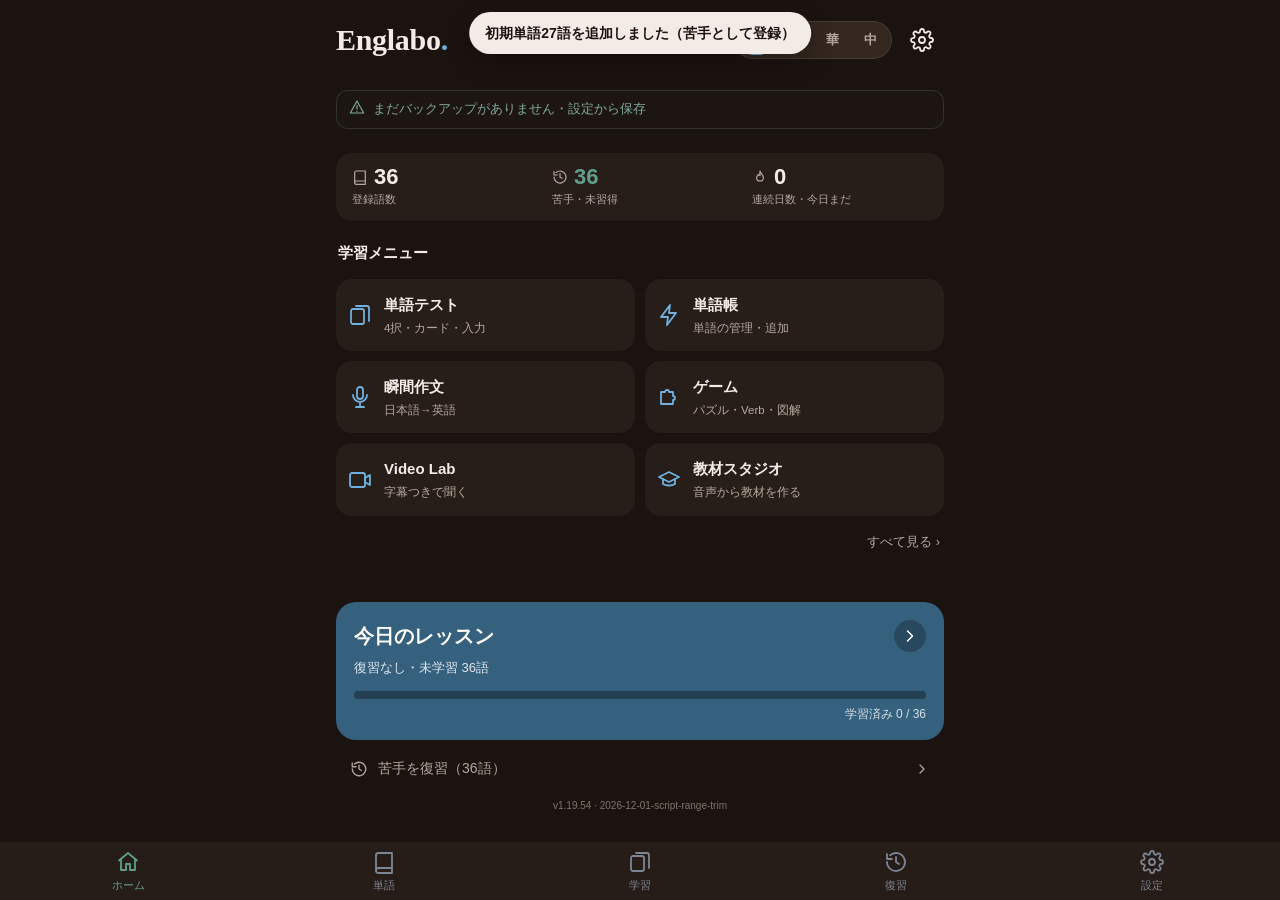
<file: index.html>
<!DOCTYPE html>
<html lang="ja">
<head>
  <meta charset="utf-8">
  <meta name="robots" content="noindex, nofollow, noarchive">
  <meta name="viewport" content="width=device-width, initial-scale=1, maximum-scale=1, user-scalable=no, viewport-fit=cover">
  <meta name="theme-color" content="#1e2236">
  <meta name="apple-mobile-web-app-capable" content="yes">
  <meta name="mobile-web-app-capable" content="yes">
  <meta name="apple-mobile-web-app-status-bar-style" content="default">
  <meta name="apple-mobile-web-app-title" content="English Lab">
  <title>English Learning Lab</title>
  <link rel="manifest" href="manifest.webmanifest">
  <link rel="apple-touch-icon" href="icon-180.png">
  <link rel="icon" href="icon-192.png">
  <script>
    // Apply the destination palette before the first paint, not after module loading.
    const initialRoute = (location.hash.slice(1) || 'home').split('?')[0];
    const brownRoutes = ['home','vocab','word','decks','vocab-bulk','vocab-csv','vocab-paste','datacheck','storage','review','log','settings'];
    document.documentElement.dataset.initialZone = brownRoutes.includes(initialRoute) ? 'brown' : '';
  </script>
  <link rel="stylesheet" href="app.css">
</head>
<body>
  <script>document.body.dataset.zone = document.documentElement.dataset.initialZone || '';</script>
  <main id="main"><div class="card center muted">読み込み中…</div></main>
  <nav id="tabs"></nav>
  <div id="toast" hidden></div>
  <dialog id="dialog"></dialog>
  <script type="module" src="app.js"></script>
</body>
</html>
</file>
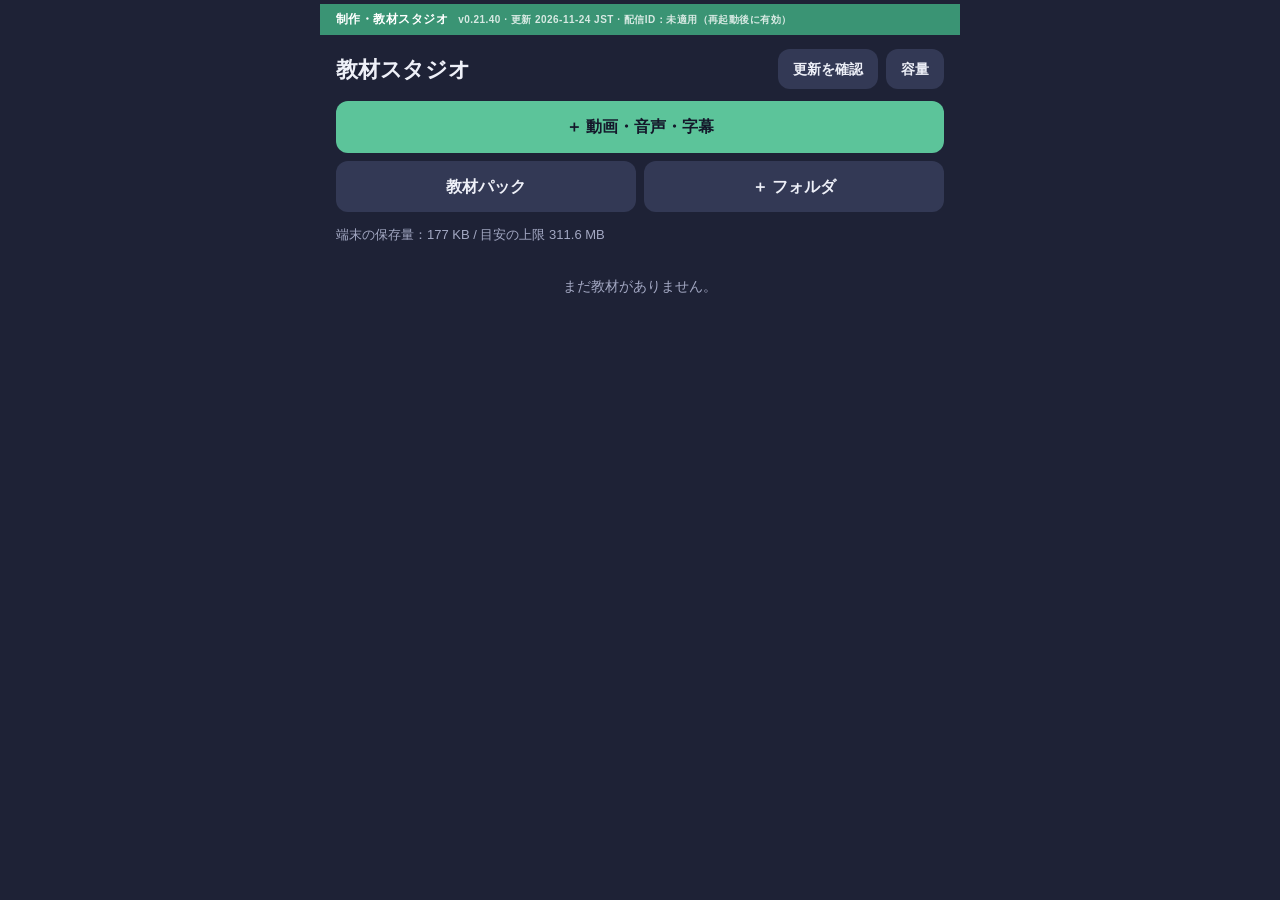
<file: studio.html>
<!DOCTYPE html>
<html lang="ja">
<head>
  <meta charset="utf-8">
  <meta name="robots" content="noindex, nofollow, noarchive">
  <meta name="viewport" content="width=device-width, initial-scale=1, maximum-scale=1, user-scalable=no, viewport-fit=cover">
  <meta name="theme-color" content="#14161a">
  <meta name="apple-mobile-web-app-capable" content="yes">
  <meta name="mobile-web-app-capable" content="yes">
  <meta name="apple-mobile-web-app-status-bar-style" content="black-translucent">
  <meta name="apple-mobile-web-app-title" content="教材スタジオ">
  <title>教材スタジオ（試作）</title>
  <link rel="manifest" href="studio.webmanifest">
  <link rel="apple-touch-icon" href="icon-180.png">
  <link rel="icon" href="icon-192.png">
  <link rel="stylesheet" href="app.css">
  <link rel="stylesheet" href="studio.css">
</head>
<body class="studio">
  <main id="main"><div class="card center muted">読み込み中…</div></main>
  <div id="toast" hidden></div>
  <dialog id="dialog"></dialog>
  <script type="module">
    import { initUpdate } from './update-manager.js';
    import { mount } from './studio-main.js';
    document.documentElement.dataset.theme = 'dark';
    document.addEventListener('gesturestart', (e) => e.preventDefault());
    // after Web Audio is used (decoding, speech recognition), iOS would mute video/audio when the silent switch is on; 'playback' keeps sound on
    try { if (navigator.audioSession) navigator.audioSession.type = 'playback'; } catch {}
    mount(document.getElementById('main'), { base: '' });
    initUpdate();
  </script>
</body>
</html>
</file>
<file: app.css>
:root { --bg: #16181d; --surface: #21242b; --text: #eceef2; --muted: #9aa0ab; --line: #333740; --accent: #6d8ff0; --accent-text: #0e1220; --danger: #ef6b6b; --warn-bg: #3a3018; --warn-text: #f3d48a; --radius: 14px; --tabh: 58px; color-scheme: dark; }
* { box-sizing: border-box; -webkit-tap-highlight-color: transparent; }
html, body { margin: 0; background: var(--bg); color: var(--text); }
body {
  font: 16px/1.55 -apple-system, BlinkMacSystemFont, "Hiragino Sans", "Noto Sans JP", sans-serif;
  -webkit-text-size-adjust: 100%;
}
a { color: inherit; text-decoration: none; }
#main {
  max-width: 640px; margin: 0 auto;
  padding: calc(env(safe-area-inset-top) + 8px) 16px calc(var(--tabh) + env(safe-area-inset-bottom) + 24px);
}
.top { display: flex; align-items: center; gap: 8px; padding: 8px 0 12px; }
.top h1 { font-size: 22px; margin: 0; letter-spacing: -.01em; }
.back { font-size: 30px; line-height: 1; padding: 0 8px 4px 0; color: var(--accent); }
.sec { font-size: 13px; font-weight: 600; color: var(--muted); margin: 22px 4px 8px; text-transform: uppercase; letter-spacing: .04em; }
.card { display: block; background: var(--surface); border: 1px solid var(--line); border-radius: var(--radius); padding: 14px 16px; margin-bottom: 10px; }
.card.warn { background: var(--warn-bg); color: var(--warn-text); border-color: transparent; }
.center { text-align: center; }
.muted { color: var(--muted); }
.small { font-size: 12px; }
.hint { font-size: 13px; color: var(--muted); margin: -2px 2px 4px; }
.warn-text { color: var(--danger); font-size: 14px; }
.stack { display: flex; flex-direction: column; gap: 10px; }
.stack > p { margin: 0; }
.row { display: flex; gap: 8px; }
.row.end { justify-content: flex-end; }
.kv { display: flex; justify-content: space-between; font-size: 15px; padding: 2px 0; }
.kv span { color: var(--muted); }

.stats { display: grid; grid-template-columns: repeat(3, 1fr); gap: 8px; }
.stat { background: var(--surface); border: 1px solid var(--line); border-radius: var(--radius); padding: 12px 8px; text-align: center; }
.stat b { display: block; font-size: 26px; font-variant-numeric: tabular-nums; }
.stat span { font-size: 12px; color: var(--muted); }

.grid { display: grid; grid-template-columns: 1fr 1fr; gap: 10px; }
.tile { position: relative; background: var(--surface); border: 1px solid var(--line); border-radius: var(--radius); padding: 14px; min-height: 104px; display: flex; flex-direction: column; gap: 2px; }
.tile:active { transform: scale(.98); }
.tile .ic { font-size: 26px; }
.tile .nm { font-weight: 650; font-size: 15px; line-height: 1.25; margin-top: 4px; }
.tile .ja { font-size: 12px; color: var(--muted); }
.tile .badge { position: absolute; top: 10px; right: 10px; font-size: 10px; color: var(--muted); border: 1px solid var(--line); border-radius: 99px; padding: 1px 7px; }

.btn {
  display: block; width: 100%; text-align: center; font: inherit; font-weight: 600; font-size: 16px;
  padding: 12px 14px; border-radius: 12px; border: 1px solid var(--line); background: var(--bg); color: var(--text);
  cursor: pointer; min-height: 46px;
}
.btn:active { opacity: .7; }
.btn.primary { background: var(--accent); color: var(--accent-text); border-color: transparent; }
.btn.danger { color: var(--danger); background: transparent; border-color: var(--danger); }
.dlg .btn.danger { background: var(--danger); color: #fff; }
.btn.ghost { background: transparent; border-color: transparent; color: var(--muted); }
.btn:disabled { opacity: .4; }
.row .btn { width: auto; flex: 0 0 auto; }

.seg { display: flex; background: var(--bg); border-radius: 10px; padding: 3px; }
.seg button { flex: 1; font: inherit; font-size: 15px; border: 0; background: transparent; color: var(--text); padding: 8px; border-radius: 8px; }
.seg button.on { background: var(--surface); box-shadow: 0 1px 3px rgba(0,0,0,.15); font-weight: 600; }

.field { display: flex; flex-direction: column; gap: 4px; font-size: 14px; color: var(--muted); margin: 10px 0; }
.field input { font: inherit; font-size: 16px; padding: 10px 12px; border-radius: 10px; border: 1px solid var(--line); background: var(--bg); color: var(--text); }

#tabs {
  position: fixed; left: 0; right: 0; bottom: 0; display: flex; justify-content: space-around;
  background: color-mix(in srgb, var(--surface) 88%, transparent); backdrop-filter: blur(14px); -webkit-backdrop-filter: blur(14px);
  border-top: 1px solid var(--line); padding-bottom: env(safe-area-inset-bottom); height: calc(var(--tabh) + env(safe-area-inset-bottom));
}
#tabs a { flex: 1; display: flex; flex-direction: column; align-items: center; justify-content: center; color: var(--muted); font-size: 20px; opacity: .65; }
#tabs a small { font-size: 10px; margin-top: 1px; }
#tabs a.on { opacity: 1; color: var(--accent); }

#toast {
  position: fixed; left: 50%; transform: translateX(-50%); bottom: calc(var(--tabh) + env(safe-area-inset-bottom) + 14px);
  background: var(--text); color: var(--bg); padding: 10px 16px; border-radius: 99px; font-size: 14px; max-width: 90vw; z-index: 50;
}
dialog { border: 0; border-radius: 18px; padding: 0; width: min(92vw, 420px); background: var(--surface); color: var(--text); }
dialog::backdrop { background: rgba(0,0,0,.45); }
.dlg { padding: 18px; }
.dlg h3 { margin: 0 0 10px; font-size: 18px; }
.dlg-body { font-size: 15px; max-height: 50vh; overflow: auto; }
.errs { padding-left: 18px; color: var(--danger); }

/* ---------- Phase 2 ---------- */
.grow { flex: 1; min-width: 0; }
.row.between, .between { justify-content: space-between; align-items: center; }
.row { align-items: center; }
.link { color: var(--accent); background: none; border: 0; font: inherit; padding: 0; }
.danger-text { color: var(--danger); }
.icon-btn { background: none; border: 0; font-size: 20px; padding: 6px 8px; color: var(--text); min-width: 40px; min-height: 40px; }
.top .icon-btn { font-size: 28px; color: var(--accent); }
.btn.sm { padding: 7px 12px; min-height: 36px; font-size: 14px; width: auto; }
select, textarea, .searchbar input, .card input:not([type=checkbox]):not([type=radio]) {
  font: inherit; font-size: 16px; width: 100%; padding: 10px 12px; border-radius: 10px;
  border: 1px solid var(--line); background: var(--bg); color: var(--text);
}
select { -webkit-appearance: none; appearance: none; background-image: linear-gradient(45deg, transparent 50%, var(--muted) 50%), linear-gradient(135deg, var(--muted) 50%, transparent 50%); background-position: calc(100% - 16px) 55%, calc(100% - 11px) 55%; background-size: 5px 5px; background-repeat: no-repeat; padding-right: 30px; }
textarea { resize: vertical; line-height: 1.5; }
.big-input { font-size: 20px !important; font-weight: 650; }
.searchbar { margin-bottom: 10px; }
.searchbar input { background: var(--surface); }
.filters summary { font-weight: 600; cursor: pointer; }
.fgrp { margin-top: 12px; display: flex; flex-direction: column; gap: 6px; }
.fgrp > span { font-size: 13px; color: var(--muted); }
.chips { display: flex; flex-wrap: wrap; gap: 6px; }
.chips button { font: inherit; font-size: 14px; padding: 6px 12px; border-radius: 99px; border: 1px solid var(--line); background: var(--bg); color: var(--text); }
.chips button.on { background: var(--accent); color: var(--accent-text); border-color: transparent; }
.chk { display: inline-flex; align-items: center; gap: 6px; font-size: 15px; color: var(--text); }
.chk input { width: 20px; height: 20px; accent-color: var(--accent); }

.wcard { background: var(--surface); border: 1px solid var(--line); border-radius: var(--radius); margin-bottom: 10px; }
.wmain { display: block; padding: 14px 16px 10px; }
.wmain b { font-size: 20px; letter-spacing: -.01em; }
.wmain .mean { display: block; color: var(--text); opacity: .85; font-size: 15px; margin-top: 2px; }
.tagp { font-size: 11px; color: var(--muted); border: 1px solid var(--line); border-radius: 99px; padding: 0 7px; margin-left: 8px; vertical-align: 3px; }
.wact { display: flex; align-items: center; gap: 8px; border-top: 1px solid var(--line); padding: 6px 10px 6px 8px; }
.lv { display: inline-flex; align-items: center; gap: 6px; font-size: 14px; font-weight: 600; padding: 5px 12px; border-radius: 99px; background: var(--bg); white-space: nowrap; }
.lv i { width: 8px; height: 8px; border-radius: 50%; background: var(--muted); }
.lv1 i { background: #8a8f99; } .lv2 i { background: #e0563b; } .lv3 i { background: #e3a21a; } .lv4 i { background: #4f9fe0; } .lv5 i { background: #34a56f; }
.lv0 { color: var(--muted); font-weight: 500; }
.lvsel { position: relative; display: inline-block; }
.lvsel .lv::after { content: '⌄'; margin-left: 2px; color: var(--muted); font-size: 12px; transform: translateY(-2px); }
.lvsel select { position: absolute; inset: 0; opacity: 0; width: 100%; padding: 0; }
.bm { background: none; border: 0; color: var(--muted); padding: 6px; min-width: 40px; min-height: 40px; }
.bm.on { color: #f28c28; }
.bm.big svg { width: 28px; height: 28px; }
.skill { padding: 10px 0; border-top: 1px solid var(--line); display: flex; flex-direction: column; gap: 6px; }
.skill .hint { margin: 0; }
.prow { display: flex; gap: 10px; align-items: baseline; padding: 6px 0; border-bottom: 1px solid var(--line); font-size: 15px; }
.prow:last-child { border-bottom: 0; }
.prow span { color: var(--muted); flex: 1; }
.prow em { font-style: normal; font-size: 12px; color: var(--danger); }
.prow.dup b { text-decoration: line-through; opacity: .5; }
.ptext { font-size: 18px; line-height: 2.1; }
.tok { padding: 3px 2px; border-radius: 6px; }
.tok.on { background: var(--accent); color: var(--accent-text); }
.hrow { display: flex; flex-direction: column; padding: 6px 0; border-bottom: 1px solid var(--line); font-size: 14px; }
.hrow:last-child { border-bottom: 0; }
.hrow span { color: var(--muted); font-size: 12px; }

/* ---------- Phase 3 ---------- */
.seg.wrap { flex-wrap: wrap; }
.seg button:disabled { opacity: .35; }
.resume { border-color: var(--accent); }
a.card.resume { color: var(--accent); font-weight: 600; margin-top: 10px; }
.target b { font-size: 26px; font-variant-numeric: tabular-nums; }
.qtop { padding-bottom: 6px; }
.progress { height: 4px; background: var(--line); border-radius: 99px; overflow: hidden; }
.progress i { display: block; height: 100%; background: var(--accent); transition: width .3s; }
.qcard { text-align: center; padding: 28px 16px; min-height: 140px; display: flex; flex-direction: column; align-items: center; justify-content: center; gap: 6px; }
.q-ja { font-size: 24px; font-weight: 650; line-height: 1.4; }
.q-en { font-size: 32px; font-weight: 700; letter-spacing: -.01em; }
.q-en.sm { font-size: 24px; }
.q-sub { font-size: 13px; color: var(--muted); }
.play { font-size: 40px; width: 88px; height: 88px; border-radius: 50%; border: 0; background: var(--accent); color: var(--accent-text); }
.type-in { font: inherit; font-size: 22px !important; text-align: center; padding: 14px !important; border-radius: 12px; border: 2px solid var(--line); background: var(--surface); color: var(--text); width: 100%; }
.type-in:focus { outline: none; border-color: var(--accent); }
.hintline { text-align: center; font-family: ui-monospace, Menlo, monospace; font-size: 20px; letter-spacing: .05em; min-height: 4px; }
.choices { display: flex; flex-direction: column; gap: 8px; }
.choice { font: inherit; font-size: 17px; text-align: left; padding: 14px 16px; border-radius: 12px; border: 1px solid var(--line); background: var(--surface); color: var(--text); }
.choice.en { font-size: 19px; font-weight: 600; }
.choice.right { border-color: #34a56f; background: color-mix(in srgb, #34a56f 18%, var(--surface)); }
.choice.wrongc { border-color: var(--danger); background: color-mix(in srgb, var(--danger) 15%, var(--surface)); }
.choice:disabled { color: var(--text); }
.reveal { text-align: center; }
.evals { display: grid; grid-template-columns: 1fr 1fr 1fr; gap: 8px; }
.evals .btn { padding: 12px 4px; font-size: 15px; }
.fb { margin-top: 12px; display: flex; flex-direction: column; gap: 6px; border-width: 2px; }
.fb.ok { border-color: #34a56f; } .fb.near { border-color: #e3a21a; } .fb.ng { border-color: var(--danger); }
.verdict { font-weight: 700; font-size: 15px; }
.fb.ok .verdict { color: #34a56f; } .fb.near .verdict { color: #c98a10; } .fb.ng .verdict { color: var(--danger); }
.fb-en { font-size: 24px; }
.diff code { font-family: ui-monospace, Menlo, monospace; font-size: 18px; }
.diff del { color: var(--danger); text-decoration: line-through; }
.diff ins { color: #34a56f; text-decoration: underline; font-weight: 700; }
.diff .gap { color: var(--muted); }
.ex { border-left: 3px solid var(--line); padding-left: 10px; font-size: 15px; }
.lvchg span { margin-left: 8px; }
.rrow { display: flex; gap: 10px; align-items: flex-start; background: var(--surface); border: 1px solid var(--line); border-radius: 12px; padding: 10px 12px; margin-bottom: 6px; }
.rrow .mk { font-weight: 700; width: 18px; text-align: center; }
.mk.ok { color: #34a56f; } .mk.near { color: #c98a10; } .mk.ng { color: var(--danger); }
.rrow .lvc { text-align: right; white-space: nowrap; }
.block { display: block; }
.row .btn.grow { flex: 1 1 0; width: auto; }

/* ---------- Quick Flashcards ---------- */
.quicklink { display: flex; align-items: center; gap: 4px; border-color: var(--accent); }
.clock { font-variant-numeric: tabular-nums; font-size: 17px; }
.cardbar { height: 3px; border-radius: 99px; overflow: hidden; }
.cardbar i { display: block; height: 100%; background: #e3a21a; width: 0; transition: width .2s linear; }
.qstage { position: relative; height: min(52vh, 420px); margin: 10px 0; }
.fcard {
  position: absolute; inset: 0; background: var(--surface); border: 1px solid var(--line); border-radius: 22px;
  display: flex; align-items: center; justify-content: center; text-align: center; padding: 20px;
  box-shadow: 0 6px 24px rgba(0,0,0,.12); touch-action: none; user-select: none; -webkit-user-select: none;
  transition: transform .2s ease-out, opacity .2s, border-color .1s;
}
.fcard.flipping .face { opacity: 0; transform: scale(.96); }
.face { transition: opacity .12s, transform .12s; display: flex; flex-direction: column; gap: 10px; align-items: center; max-height: 100%; overflow: auto; }
.fc-en { font-size: 36px; font-weight: 700; letter-spacing: -.01em; }
.fc-ja { font-size: 24px; font-weight: 600; line-height: 1.45; }
.fc-ex { font-size: 14px; line-height: 1.5; text-align: left; border-left: 3px solid var(--line); padding-left: 10px; margin-top: 6px; }
.stamp { position: absolute; top: 18px; font-weight: 800; font-size: 18px; padding: 4px 10px; border-radius: 8px; border: 3px solid; opacity: 0; transition: opacity .1s; }
.stamp.know { color: #34a56f; right: 18px; } .stamp.dont { color: var(--danger); left: 18px; }
.fcard.to-know { border-color: #34a56f; } .fcard.to-know .stamp.know { opacity: 1; }
.fcard.to-dont { border-color: var(--danger); } .fcard.to-dont .stamp.dont { opacity: 1; }
.qbtns { display: grid; grid-template-columns: 1fr 64px 1fr; gap: 10px; }
.qb.know { color: #34a56f; border-color: #34a56f; } .qb.dont { color: var(--danger); border-color: var(--danger); }
.pauseov { position: fixed; inset: 0; background: rgba(0,0,0,.55); display: flex; align-items: center; justify-content: center; z-index: 40; padding: 24px; }
.pauseov .card { width: 100%; max-width: 360px; }
.up { color: #34a56f; } .down { color: var(--danger); }

/* ---------- Video Lab ---------- */
.vrow { display: flex; align-items: center; gap: 12px; }
.vic { font-size: 26px; }
.vtitle { font-size: 18px !important; overflow: hidden; text-overflow: ellipsis; white-space: nowrap; max-width: 60vw; }
.vwrap { background: #000; border-radius: 14px; overflow: hidden; }
.vwrap video { width: 100%; max-height: 42vh; display: block; background: #000; }
.subbox { min-height: 64px; background: var(--surface); border: 1px solid var(--line); border-radius: 12px; margin-top: 8px; padding: 10px 12px; text-align: center; }
.subbox.empty { color: var(--muted); }
.sen { font-size: 18px; font-weight: 600; line-height: 1.4; }
.sja { font-size: 15px; color: var(--muted); margin-top: 4px; }
.vctl { display: grid; grid-template-columns: 1fr 1fr 1fr 1fr; gap: 8px; margin-top: 10px; }
.vctl .btn { padding: 10px 4px; font-size: 15px; }
.vctl2 { display: grid; grid-template-columns: repeat(4, 1fr); gap: 6px; margin-top: 8px; }
.tgl { font: inherit; font-size: 13px; padding: 9px 2px; border-radius: 10px; border: 1px solid var(--line); background: var(--bg); color: var(--muted); }
.tgl.on { background: var(--accent); color: var(--accent-text); border-color: transparent; font-weight: 600; }
.cuelist { max-height: 46vh; overflow: auto; -webkit-overflow-scrolling: touch; position: relative; }
.cue { display: flex; gap: 8px; align-items: flex-start; padding: 9px 6px; border-bottom: 1px solid var(--line); }
.cue.cur { background: color-mix(in srgb, var(--accent) 14%, transparent); border-radius: 8px; }
.ct { font-size: 12px; color: var(--muted); font-variant-numeric: tabular-nums; width: 44px; padding-top: 3px; }
.ctext { display: flex; flex-direction: column; gap: 2px; }
.cen { font-size: 15px; } .cja { font-size: 13px; color: var(--muted); }
.cbtn { font: inherit; font-size: 12px; border: 1px solid var(--line); background: var(--surface); color: var(--accent); border-radius: 8px; padding: 4px 7px; white-space: nowrap; }
.vref { display: block; padding: 4px 0; color: var(--accent); }
.vref .block { color: var(--text); }
[hidden] { display: none !important; }

/* ---------- 3-direction swipe card ---------- */
body.noscroll { overflow: hidden; overscroll-behavior: none; }
.qrun { -webkit-user-select: none; user-select: none; }
.qstage .fcard { -webkit-touch-callout: none; will-change: transform; transition: border-color .1s; }
.qstage .fcard:not(:first-child) { z-index: 2; }       /* the card flying away stays on top */
.qstage .fcard.gone { pointer-events: none; }
.fcard .stamp { opacity: 0; transition: none; top: 18px; }
.stamp.s-left { left: 18px; right: auto; transform: rotate(-12deg); }
.stamp.s-right { right: 18px; left: auto; transform: rotate(12deg); }
.stamp.s-up { left: 50%; top: auto; bottom: 18px; transform: translateX(-50%); }
.stamp.k-know { color: #34a56f; } .stamp.k-dont { color: var(--danger); } .stamp.k-vague { color: #d9960f; }
.fcard[data-dir="left"] .s-left, .fcard[data-dir="right"] .s-right, .fcard[data-dir="up"] .s-up { opacity: var(--s, 0); }
.fcard[data-res="know"] { border-color: #34a56f; box-shadow: 0 0 0 calc(var(--s, 0) * 3px) #34a56f inset, 0 6px 24px rgba(0,0,0,.12); }
.fcard[data-res="dont"] { border-color: var(--danger); box-shadow: 0 0 0 calc(var(--s, 0) * 3px) var(--danger) inset, 0 6px 24px rgba(0,0,0,.12); }
.fcard[data-res="vague"] { border-color: #d9960f; box-shadow: 0 0 0 calc(var(--s, 0) * 3px) #d9960f inset, 0 6px 24px rgba(0,0,0,.12); }
.qbtns3 { display: grid; grid-template-columns: 1fr 1fr 1fr 52px; gap: 8px; }
.qbtns3 .btn { padding: 12px 2px; font-size: 14px; white-space: nowrap; }
.qb.vague { color: #c98a10; border-color: #d9960f; }
.stats4 { grid-template-columns: repeat(4, 1fr); }
.mid { color: #c98a10; }

/* =====================================================================
   v0.6 Visual refresh: unified type scale, larger text, clear emphasis
   ===================================================================== */
:root { --font: -apple-system, BlinkMacSystemFont, "SF Pro Text", "Hiragino Sans", "Hiragino Kaku Gothic ProN", "Noto Sans JP", sans-serif; --fs-hero: 46px; /* 出題中の英単語 */
  --fs-h1: 26px; /* 画面タイトル・出題中の日本語 */
  --fs-l: 20px; /* 一覧の見出し語・選択肢 */
  --fs-m: 17px; /* 本文・ボタン（iOS標準） */
  --fs-s: 15px; /* 補足 */
  --fs-xs: 13px; /* ラベル */
  --radius: 18px; --bg: #17181c; --surface: #24262b; --surface2: #2e3036; --text: #f3f4f6; --muted: #9ca3af; --line: #393c43; --accent: #5b8cff; --accent-text: #0b1020; --ok: #3ccf8e; --ng: #ff6b6f; --mid: #f0b33a; }
html, body { font-family: var(--font); font-size: var(--fs-m); -webkit-font-smoothing: antialiased; }
body { line-height: 1.6; }
b, strong { font-weight: 700; }
.muted { color: var(--muted); }
.small { font-size: var(--fs-xs); }
.hint { font-size: var(--fs-xs); line-height: 1.55; }

/* headings */
.top { padding: 10px 0 14px; }
.top h1 { font-size: var(--fs-h1); font-weight: 800; letter-spacing: -.02em; }
.sec { font-size: var(--fs-s); font-weight: 700; text-transform: none; letter-spacing: 0; color: var(--muted); margin: 26px 4px 10px; }
.card { border-radius: var(--radius); padding: 16px 18px; border-color: var(--line); }

/* buttons & choices */
.btn { min-height: 52px; border-radius: 14px; font-size: var(--fs-m); font-weight: 700; background: var(--surface); }
.btn.primary { box-shadow: 0 6px 16px color-mix(in srgb, var(--accent) 30%, transparent); }
.btn.sm { min-height: 40px; font-size: var(--fs-s); }
.seg { background: var(--surface2); border-radius: 14px; padding: 4px; gap: 4px; }
.seg button { font-size: var(--fs-m); font-weight: 600; padding: 11px 6px; border-radius: 11px; color: var(--muted); }
.seg button.on { background: var(--surface); color: var(--text); font-weight: 800; box-shadow: 0 1px 4px rgba(0,0,0,.15), inset 0 0 0 2px var(--accent); }
.chips { gap: 8px; }
.chips button { font-size: var(--fs-s); font-weight: 600; min-height: 44px; padding: 8px 16px; border-radius: 12px; border: 2px solid var(--line); background: var(--surface); }
.chips button.on { border-color: var(--accent); background: color-mix(in srgb, var(--accent) 14%, var(--surface)); color: var(--text); font-weight: 800; }
.chk { font-size: var(--fs-m); gap: 10px; min-height: 36px; }
.chk input { width: 22px; height: 22px; }
select, textarea, .searchbar input, .card input:not([type=checkbox]):not([type=radio]) { font-size: var(--fs-m); padding: 12px 14px; border-radius: 12px; }

/* home */
.stat { border-radius: var(--radius); padding: 14px 6px; }
.stat b { font-size: 30px; font-weight: 800; letter-spacing: -.02em; }
.stat span { font-size: var(--fs-xs); font-weight: 600; }
.tile { border-radius: var(--radius); min-height: 112px; padding: 16px; }
.tile .nm { font-size: var(--fs-m); font-weight: 800; }
.tile .ja { font-size: var(--fs-xs); }

/* vocabulary list */
.wcard { border-radius: var(--radius); }
.wmain { padding: 16px 18px 10px; }
.wmain b { font-size: 23px; font-weight: 800; letter-spacing: -.015em; }
.wmain .mean { font-size: var(--fs-m); opacity: 1; color: var(--text); margin-top: 4px; }
.lv { font-size: var(--fs-s); padding: 6px 14px; background: var(--surface2); }

/* ---------- focus mode (during a test): no tab bar ---------- */
body.focus #tabs { display: none; }
body.focus #main { padding-bottom: calc(env(safe-area-inset-bottom) + 20px); }
.qhead { display: flex; align-items: center; gap: 12px; padding: 8px 0 12px; }
.qhead .qlabel { flex: 1; text-align: center; font-size: var(--fs-s); font-weight: 700; color: var(--muted); }
.qhead .qleft { font-size: var(--fs-s); font-weight: 700; color: var(--muted); min-width: 44px; text-align: right; }
.qhead .clock { flex: 1; text-align: center; font-size: 20px; font-weight: 800; }
.xbtn { width: 44px; height: 44px; border-radius: 50%; border: 0; background: var(--surface2); color: var(--text); font-size: 18px; font-weight: 700; flex: 0 0 auto; }
.progress { height: 8px; background: var(--surface2); }
.progress i { background: var(--accent); border-radius: 99px; }
p.small.muted.center, #pos { font-size: var(--fs-s); font-weight: 700; }

/* question card */
.qcard { min-height: 230px; border-radius: 22px; padding: 30px 18px; gap: 10px; }
.q-en { font-size: var(--fs-hero); font-weight: 800; letter-spacing: -.02em; line-height: 1.15; }
.q-en.sm { font-size: 30px; }
.q-ja { font-size: var(--fs-h1); font-weight: 800; line-height: 1.4; }
.q-sub { font-size: var(--fs-s); font-weight: 600; color: var(--muted); background: var(--surface2); border-radius: 8px; padding: 2px 10px; }
.play { width: 96px; height: 96px; font-size: 42px; }

/* choices: large numbered rows */
.choices { gap: 10px; margin-top: 4px; }
.choice { display: flex; align-items: center; gap: 14px; min-height: 66px; padding: 12px 18px; border-radius: 20px; border: 2px solid var(--line); background: var(--surface); font-size: 19px; font-weight: 700; line-height: 1.35; }
.choice .cn { font-size: 22px; font-weight: 800; color: var(--muted); width: 18px; text-align: center; flex: 0 0 auto; }
.choice .ctx { flex: 1; }
.choice.en { font-size: 22px; }
.choice:active { transform: scale(.985); }
.choice.right { border-color: var(--ok); background: color-mix(in srgb, var(--ok) 16%, var(--surface)); }
.choice.right .cn { color: var(--ok); }
.choice.wrongc { border-color: var(--ng); background: color-mix(in srgb, var(--ng) 14%, var(--surface)); }
.choice.wrongc .cn { color: var(--ng); }

/* typing */
.type-in { font-size: 26px !important; font-weight: 700; padding: 16px !important; border-radius: 16px; border-width: 2px; }
.hintline { font-size: 22px; font-weight: 700; }

/* feedback */
.fb { border-radius: 20px; padding: 18px; gap: 8px; }
.verdict { font-size: 20px; font-weight: 800; }
.fb.ok { border-color: var(--ok); } .fb.ok .verdict { color: var(--ok); }
.fb.near { border-color: var(--mid); } .fb.near .verdict { color: var(--mid); }
.fb.ng { border-color: var(--ng); } .fb.ng .verdict { color: var(--ng); }
.fb-en { font-size: 28px; font-weight: 800; letter-spacing: -.015em; }
.fb .small { font-size: var(--fs-s); }
.ex { font-size: var(--fs-s); line-height: 1.6; }
#next { min-height: 58px; font-size: 18px; margin-top: 12px; }

/* flashcards */
.qstage { height: min(54vh, 460px); }
.fcard { border-radius: 26px; border-width: 2px; }
.fc-en { font-size: var(--fs-hero); font-weight: 800; letter-spacing: -.02em; line-height: 1.15; }
.fc-ja { font-size: var(--fs-h1); font-weight: 800; line-height: 1.45; }
.fc-ex { font-size: var(--fs-s); line-height: 1.6; }
.stamp { font-size: 20px; font-weight: 900; border-width: 3px; border-radius: 10px; }
.qbtns3 { grid-template-columns: 1fr 1fr 1fr 56px; gap: 10px; margin-top: 4px; }
.qbtns3 .btn { min-height: 64px; border-radius: 20px; font-size: var(--fs-m); font-weight: 800; border: 0; }
.qb.dont { background: color-mix(in srgb, var(--ng) 16%, var(--surface)); color: var(--ng); }
.qb.vague { background: color-mix(in srgb, var(--mid) 18%, var(--surface)); color: var(--mid); }
.qb.know { background: color-mix(in srgb, var(--ok) 18%, var(--surface)); color: var(--ok); }
#undo { background: var(--surface2); }
.up, .mk.ok { color: var(--ok); } .down, .mk.ng { color: var(--ng); } .mid, .mk.near { color: var(--mid); }

/* results */
.rrow { border-radius: 14px; padding: 12px 14px; }
.rrow b { font-size: 18px; font-weight: 800; }

/* sticky start bar (setup screens) */
.cta-bar {
  position: sticky; bottom: calc(var(--tabh) + env(safe-area-inset-bottom) + 10px); z-index: 5;
  display: flex; align-items: center; gap: 12px; margin-top: 18px;
  background: var(--surface); border: 1px solid var(--line); border-radius: 22px; padding: 10px 10px 10px 18px;
  box-shadow: 0 10px 30px rgba(0,0,0,.18);
}
.cta-count { display: flex; align-items: baseline; gap: 4px; flex-wrap: wrap; min-width: 0; flex: 1; }
.cta-count b { font-size: 32px; font-weight: 800; line-height: 1; letter-spacing: -.02em; }
.cta-count span { font-size: var(--fs-s); font-weight: 700; }
.cta-count small { flex-basis: 100%; font-size: 11px; color: var(--muted); line-height: 1.3; }
.btn.cta { width: auto; flex: 0 0 46%; min-height: 58px; font-size: 19px; font-weight: 800; border-radius: 16px; }

/* v0.6 fixes */
.seg.wrap { display: grid; grid-template-columns: 1fr 1fr; }
.qbtns3 .btn { display: flex; flex-direction: column; align-items: center; justify-content: center; gap: 0; font-size: 14px; line-height: 1.2; padding: 8px 2px; }
.qbtns3 .btn b { font-size: 20px; line-height: 1.1; }
#toast { top: calc(env(safe-area-inset-top) + 12px); bottom: auto; font-size: var(--fs-s); font-weight: 600; box-shadow: 0 8px 24px rgba(0,0,0,.25); }
#toast { width: max-content; max-width: 88vw; text-align: center; }
.stamp.s-up { top: auto; bottom: 18px; left: 50%; right: auto; transform: translateX(-50%); }
.stamp.s-down { top: 18px; bottom: auto; left: 50%; right: auto; transform: translateX(-50%); }
.fcard[data-dir="down"] .s-down { opacity: var(--s, 0); }

/* =====================================================================
   v0.8 UI/UX: one design system (dark first). Roles: blue=操作 green=正解/習得
   red=不正解 amber=復習/注意 gray=未選択/補助
   ===================================================================== */
:root { --fs-hero: 34px; --fs-h1: 22px; --fs-l: 18px; --fs-m: 16px; --fs-s: 14px; --fs-xs: 13px; --radius: 16px; --r-sm: 12px; --bg: #121418; --surface: #1c1f25; --surface2: #262a31; --text: #eef0f3; --muted: #a3aab5; --line: #323741; --accent: #5d8dff; --accent-text: #0b1020; --ok: #3cc98a; --ng: #ff6b70; --mid: #f0b440; --gray: #7d8592; }
html, body { overflow-x: hidden; overflow-x: clip; }   /* clip: no sideways scroll, and position: sticky keeps working */
body { font-size: var(--fs-m); line-height: 1.6; }
b, strong { font-weight: 600; }
.ic { flex: 0 0 auto; vertical-align: -4px; }
.top { padding: 8px 0 12px; min-height: 52px; }
.top h1 { font-size: var(--fs-h1); font-weight: 700; letter-spacing: -.01em; }
.back { display: inline-flex; align-items: center; justify-content: center; min-width: 44px; min-height: 44px; margin-left: -10px; padding: 0; color: var(--accent); }
.icon-btn { display: inline-flex; align-items: center; justify-content: center; min-width: 44px; min-height: 44px; color: var(--text); }
.top .icon-btn { color: var(--text); font-size: inherit; }
.sec { font-size: var(--fs-xs); font-weight: 600; color: var(--muted); margin: 22px 2px 8px; }
.card { border-radius: var(--radius); padding: 14px 16px; border: 1px solid var(--line); background: var(--surface); }
.hint { font-size: var(--fs-xs); color: var(--muted); }
.small { font-size: var(--fs-xs); }

/* buttons */
.btn { min-height: 48px; border-radius: var(--r-sm); font-size: var(--fs-m); font-weight: 600; background: var(--surface2); border: 1px solid var(--line); box-shadow: none; display: inline-flex; align-items: center; justify-content: center; gap: 6px; width: 100%; }
.btn.primary { background: var(--accent); color: var(--accent-text); border-color: transparent; box-shadow: none; }
.btn.ghost { background: transparent; border-color: transparent; color: var(--muted); }
.btn.sm { min-height: 40px; padding: 6px 14px; font-size: var(--fs-s); width: auto; }
.btn:disabled { opacity: .45; }
.seg { background: var(--surface2); border-radius: var(--r-sm); padding: 3px; gap: 3px; }
.seg button { font-size: var(--fs-s); font-weight: 500; padding: 9px 4px; min-height: 40px; border-radius: 9px; color: var(--muted); }
.seg button.on { background: var(--surface); color: var(--text); font-weight: 600; box-shadow: inset 0 0 0 2px var(--accent); }
.seg button:disabled { opacity: .3; }
.chips { gap: 6px; }
.chips button { font-size: var(--fs-s); font-weight: 500; min-height: 40px; padding: 6px 14px; border-radius: 99px; border: 1.5px solid var(--line); background: var(--surface); color: var(--text); }
.chips button.on { border-color: var(--accent); background: color-mix(in srgb, var(--accent) 16%, var(--surface)); color: var(--text); font-weight: 600; }
.chips button.on::before { content: '✓ '; color: var(--accent); }
.chips button:disabled { opacity: 1; }
.chk { font-size: var(--fs-m); min-height: 44px; }
select, textarea, .searchbar input, .card input:not([type=checkbox]):not([type=radio]), .numin { font-size: var(--fs-m); padding: 10px 12px; border-radius: var(--r-sm); border: 1px solid var(--line); background: var(--surface2); color: var(--text); }
.numin { width: 110px; margin-top: 8px; }
.link { color: var(--accent); }

/* bottom tab bar */
#tabs { background: color-mix(in srgb, var(--surface) 92%, transparent); border-top: 1px solid var(--line); }
#tabs a { opacity: 1; color: var(--gray); gap: 2px; min-height: 48px; }
#tabs a small { font-size: 10.5px; font-weight: 500; }
#tabs a.on { color: var(--accent); }

/* notices / empty */
.notice { display: flex; gap: 8px; align-items: flex-start; font-size: var(--fs-s); border-radius: var(--r-sm); padding: 10px 12px; margin: 0 0 10px; }
.notice.warn { background: color-mix(in srgb, var(--mid) 16%, var(--surface)); color: var(--text); }
.notice.warn .ic { color: var(--mid); }
.notice.info { background: var(--surface2); color: var(--muted); }
.empty { text-align: center; color: var(--muted); font-size: var(--fs-s); padding: 16px 0; margin: 0; }

/* home */
.kpis { display: grid; grid-template-columns: repeat(3, 1fr); gap: 8px; margin-top: 4px; }
.kpi { background: var(--surface); border: 1px solid var(--line); border-radius: var(--radius); padding: 10px 6px; text-align: center; min-width: 0; }
.kpi b { display: block; font-size: 24px; font-weight: 700; line-height: 1.25; font-variant-numeric: tabular-nums; }
.kpi span { font-size: 11.5px; color: var(--muted); line-height: 1.3; display: block; }
.c-review { color: var(--mid); }
.actions { display: flex; flex-direction: column; gap: 8px; margin-top: 12px; }
.action { display: flex; align-items: center; gap: 12px; width: 100%; min-height: 60px; padding: 10px 14px; border-radius: var(--radius); border: 1px solid var(--line); background: var(--surface); color: var(--text); font: inherit; text-align: left; }
.action b { display: block; font-size: var(--fs-m); }
.action small { display: block; font-size: var(--fs-xs); color: var(--muted); }
.action.primary { background: var(--accent); color: var(--accent-text); border-color: transparent; }
.action.primary small { color: color-mix(in srgb, var(--accent-text) 75%, transparent); }
.action.resume { border-color: var(--accent); }
.action.resume > .ic:first-child { color: var(--accent); }
.action:disabled { background: var(--surface); color: var(--muted); border-color: var(--line); }
.action:disabled small { color: var(--muted); }
.menu { display: grid; grid-template-columns: 1fr 1fr; gap: 8px; }
.mitem { display: flex; align-items: center; gap: 10px; min-height: 64px; padding: 10px 12px; border-radius: var(--radius); background: var(--surface); border: 1px solid var(--line); min-width: 0; }
.mitem > .ic:first-child { color: var(--accent); }
.mitem b { display: block; font-size: var(--fs-s); line-height: 1.3; overflow-wrap: anywhere; }
.mitem small { display: block; font-size: 11.5px; color: var(--muted); line-height: 1.35; }
.mitem .chev { color: var(--gray); }
.mitem em, .rgroup em, .urow em { font-style: normal; font-size: 11px; color: var(--muted); border: 1px solid var(--line); border-radius: 99px; padding: 1px 8px; white-space: nowrap; }
.mitem.soon > .ic:first-child { color: var(--gray); }
.mitem.soon b { color: var(--muted); }
.more summary, .details summary { font-weight: 600; font-size: var(--fs-s); min-height: 32px; display: flex; align-items: center; cursor: pointer; }
.more .menu { margin-top: 10px; }
.progcard { display: block; }

/* progress bars */
.pbar { display: flex; height: 10px; border-radius: 99px; background: var(--surface2); overflow: hidden; }
.pbar i { display: block; height: 100%; }
.p-done { background: var(--ok); } .p-learn { background: var(--mid); } .p-new { background: var(--surface2); border: 1px solid var(--line); }
.plegend { display: flex; flex-wrap: wrap; gap: 4px 14px; font-size: var(--fs-xs); color: var(--muted); margin-top: 8px; }
.plegend .dot { display: inline-block; width: 9px; height: 9px; border-radius: 50%; margin-right: 5px; vertical-align: 0; }
.prange { padding-top: 10px; border-top: 1px solid var(--line); display: flex; flex-direction: column; gap: 6px; }

/* review */
.rgroup { display: flex; flex-direction: column; gap: 10px; margin-bottom: 10px; }
.rhead { display: flex; align-items: center; gap: 10px; }
.rhead .ic { color: var(--mid); }
.rhead .count { font-size: var(--fs-l); font-weight: 700; color: var(--mid); }
.rgroup.soon .rhead .ic { color: var(--gray); }
.minis { display: flex; flex-direction: column; gap: 2px; }
.mini { display: flex; gap: 8px; align-items: baseline; padding: 4px 0; font-size: var(--fs-s); min-width: 0; }
.mini b { flex: 0 0 auto; max-width: 50%; overflow-wrap: anywhere; }
.mini span { color: var(--muted); overflow: hidden; text-overflow: ellipsis; white-space: nowrap; }
.card.list { padding: 4px 14px; }
.hrow2, .urow { display: flex; align-items: center; gap: 10px; min-height: 52px; padding: 8px 0; border-bottom: 1px solid var(--line); }
.hrow2:last-child, .urow:last-child { border-bottom: 0; }
.hrow2 b, .urow b { display: block; font-size: var(--fs-s); }
.hrow2 small, .urow small { display: block; font-size: var(--fs-xs); color: var(--muted); }
.hrow2 .acc { font-weight: 600; font-variant-numeric: tabular-nums; }
.urow.soon b { color: var(--text); }

/* setup */
.pill-link { display: inline-flex; align-items: center; gap: 4px; min-height: 40px; padding: 0 14px; border-radius: 99px; border: 1px solid var(--line); background: var(--surface); font-size: var(--fs-s); font-weight: 600; color: var(--text); }
.pill-link .ic { color: var(--accent); }
.resume-bar { display: flex; align-items: center; gap: 8px; padding: 10px 10px 10px 14px; border-radius: var(--radius); border: 1px solid var(--accent); background: color-mix(in srgb, var(--accent) 10%, var(--surface)); margin-bottom: 10px; }
.resume-bar b { display: block; font-size: var(--fs-s); }
.resume-bar small { display: block; font-size: var(--fs-xs); color: var(--muted); }
.setlist { background: var(--surface); border: 1px solid var(--line); border-radius: var(--radius); }
.setrow { padding: 12px 14px; border-bottom: 1px solid var(--line); display: flex; flex-direction: column; gap: 8px; }
.setrow:last-child { border-bottom: 0; }
.setlabel { font-size: var(--fs-xs); font-weight: 600; color: var(--muted); }
.details { margin-top: 10px; }
.details .fgrp { margin-top: 14px; }
.details .btn { margin-top: 14px; }
.cta-bar { border-radius: var(--radius); padding: 8px 8px 8px 14px; box-shadow: 0 8px 24px rgba(0,0,0,.28); margin-top: 14px; }
.cta-count b { font-size: 26px; font-weight: 700; }
.cta-count span { font-size: var(--fs-s); font-weight: 500; }
.btn.cta { min-height: 52px; font-size: var(--fs-l); font-weight: 700; flex: 0 0 44%; }

/* vocabulary */
.wmain b { font-size: 20px; font-weight: 700; overflow-wrap: anywhere; }
.wmain .mean { font-size: var(--fs-m); color: var(--text); }
.tagp { font-weight: 500; }
.lv { font-size: var(--fs-xs); font-weight: 600; padding: 5px 12px; }
.bm { min-width: 44px; min-height: 44px; }

/* ---------- test screens: keep prompt and answers close ---------- */
.qhead { padding: 6px 0 10px; }
.qhead .qlabel, .qhead .qleft { font-size: var(--fs-xs); font-weight: 600; }
.qhead .clock { font-size: var(--fs-l); font-weight: 700; }
.xbtn { width: 44px; height: 44px; display: inline-flex; align-items: center; justify-content: center; font-size: 16px; }
.progress { height: 6px; }
p.small.muted.center, #pos { font-size: var(--fs-xs); font-weight: 600; margin: 8px 0; }
.qcard { min-height: 0; padding: 26px 16px; border-radius: var(--radius); gap: 8px; margin-bottom: 12px; }
.q-en { font-size: var(--fs-hero); font-weight: 700; line-height: 1.2; overflow-wrap: anywhere; }
.q-en.sm { font-size: 24px; }
.q-ja { font-size: 21px; font-weight: 600; line-height: 1.5; overflow-wrap: anywhere; }
.q-sub { font-size: var(--fs-xs); font-weight: 500; }
.play { width: 80px; height: 80px; display: inline-flex; align-items: center; justify-content: center; }
.choices { gap: 8px; margin-top: 0; }
.choice { min-height: 56px; padding: 12px 16px; border-radius: var(--r-sm); border: 1.5px solid var(--line); font-size: 17px; font-weight: 500; line-height: 1.45; gap: 12px; overflow-wrap: anywhere; transition: transform .08s, border-color .12s, background .12s; }
.choice.en { font-size: 18px; font-weight: 600; }
.choice .cn { font-size: 15px; font-weight: 600; color: var(--gray); width: 16px; }
.choice:active { transform: scale(.98); background: var(--surface2); }
.choice.right { border-color: var(--ok); background: color-mix(in srgb, var(--ok) 14%, var(--surface)); }
.choice.right .cn::after { content: ' ✓'; }
.choice.wrongc { border-color: var(--ng); background: color-mix(in srgb, var(--ng) 12%, var(--surface)); }
.choice.wrongc .cn::after { content: ' ✕'; }
.type-in { font-size: 22px !important; font-weight: 600; scroll-margin-bottom: 160px; }
.hintline { font-size: 19px; font-weight: 600; }
.fb { margin-top: 10px; padding: 14px 16px; gap: 6px; border-width: 1.5px; }
.verdict { display: flex; align-items: center; gap: 6px; font-size: var(--fs-l); font-weight: 700; }
.fb-en { font-size: 24px; font-weight: 700; overflow-wrap: anywhere; }
.fb-mean { font-size: var(--fs-m); }
.fb-more summary { font-size: var(--fs-xs); color: var(--muted); min-height: 32px; display: flex; align-items: center; cursor: pointer; }
.fb-more > div { margin-top: 4px; }
#next { min-height: 52px; font-size: var(--fs-m); margin-top: 10px; }
.donemark { display: flex; align-items: center; gap: 8px; justify-content: center; color: var(--ok); font-weight: 600; font-size: var(--fs-s); margin: -4px 0 10px; animation: pop .45s ease-out; }
@keyframes pop { 0% { transform: scale(.6); opacity: 0; } 70% { transform: scale(1.08); opacity: 1; } 100% { transform: scale(1); } }

/* flashcards */
.qstage { height: min(46vh, 400px); margin: 8px 0 10px; }
.fcard { border-width: 1.5px; border-radius: 20px; }
.fc-en { font-size: var(--fs-hero); font-weight: 700; line-height: 1.2; overflow-wrap: anywhere; }
.fc-ja { font-size: 21px; font-weight: 600; overflow-wrap: anywhere; }
.qbtns3 .btn { min-height: 58px; border-radius: var(--r-sm); font-size: var(--fs-xs); font-weight: 600; }
.qbtns3 .btn b { font-size: 18px; }
.stamp { font-size: 16px; font-weight: 700; }

/* results */
.stats .stat b { font-size: 24px; font-weight: 700; }
.rrow b { font-size: var(--fs-m); font-weight: 600; overflow-wrap: anywhere; }

/* video tweaks */
.vic { color: var(--accent); }

/* narrow phones (320px) */
@media (max-width: 360px) {
  :root { --fs-hero: 30px; }
  #main { padding-left: 12px; padding-right: 12px; }
  .menu { gap: 6px; }
  .mitem { padding: 10px; gap: 8px; }
  .mitem small { display: none; }
  .kpi b { font-size: 20px; }
  .btn.cta { flex-basis: 48%; }
}

/* reduce motion */
@media (prefers-reduced-motion: reduce) {
  *, *::before, *::after { animation-duration: .01ms !important; animation-iteration-count: 1 !important; transition-duration: .01ms !important; scroll-behavior: auto !important; }
}

/* v0.8 fixes */
.mitem b { overflow-wrap: normal; word-break: keep-all; }
.choice .cn::after { content: none !important; }
.choice.right::after, .choice.wrongc::after { margin-left: auto; font-weight: 700; padding-left: 8px; }
.choice.right::after { content: '✓ 正解'; color: var(--ok); font-size: 13px; white-space: nowrap; }
.choice.wrongc::after { content: '✕'; color: var(--ng); }
.qrun .hint.center { font-size: 12px; white-space: nowrap; overflow: hidden; text-overflow: ellipsis; }

/* v0.8.1 swipe: ← / → / ↑, answer strip after each judgment */
.stamp.s-left { top: 18px; bottom: auto; left: 18px; right: auto; transform: rotate(-12deg); }
.stamp.s-right { top: 18px; bottom: auto; right: 18px; left: auto; transform: rotate(12deg); }
.stamp.s-upv { top: auto; bottom: 18px; left: 50%; right: auto; transform: translateX(-50%); }
.fcard[data-dir="up"] .s-upv { opacity: var(--s, 0); }
.laststrip { min-height: 58px; margin-bottom: 6px; }
.lastcard { display: flex; align-items: center; gap: 10px; padding: 8px 12px; border-radius: var(--r-sm); background: var(--surface); border: 1.5px solid var(--line); animation: stripin .18s ease-out; }
.lastcard .lmark { font-size: 18px; font-weight: 700; width: 18px; text-align: center; }
.lastcard b { display: block; font-size: var(--fs-m); line-height: 1.3; overflow-wrap: anywhere; }
.lastcard .grow > span { display: block; font-size: var(--fs-s); color: var(--muted); line-height: 1.35; overflow: hidden; text-overflow: ellipsis; white-space: nowrap; }
.lastcard small { font-size: 11px; color: var(--muted); white-space: nowrap; }
.lastcard.ok { border-color: var(--ok); } .lastcard.ok .lmark { color: var(--ok); }
.lastcard.near { border-color: var(--mid); } .lastcard.near .lmark { color: var(--mid); }
.lastcard.ng { border-color: var(--ng); } .lastcard.ng .lmark { color: var(--ng); }
@keyframes stripin { from { opacity: 0; transform: translateY(6px); } to { opacity: 1; transform: none; } }
.qstage { height: min(42vh, 360px); }

/* v0.9 単語帳（カード） */
.chips .cnt { font-size: 11px; color: var(--muted); margin-left: 5px; font-variant-numeric: tabular-nums; }
.chips button.on .cnt { color: var(--accent); }
.unitlist { display: grid; grid-template-columns: 1fr 1fr; gap: 6px; max-height: 210px; overflow: auto; }
.unit { display: flex; align-items: center; gap: 8px; padding: 8px 10px; border: 1px solid var(--line); border-radius: var(--r-sm); background: var(--surface2); min-height: 44px; }
.unit input { width: 20px; height: 20px; accent-color: var(--accent); flex: 0 0 auto; }
.unit span { font-size: var(--fs-s); font-weight: 600; }
.unit small { font-size: 11px; color: var(--muted); margin-left: auto; white-space: nowrap; }
.qhead .qcenter { flex: 1; display: flex; flex-direction: column; align-items: center; line-height: 1.2; }
.qhead .qcenter b { font-size: var(--fs-m); font-weight: 700; font-variant-numeric: tabular-nums; }
.qhead .qcenter small { font-size: 11px; color: var(--muted); font-variant-numeric: tabular-nums; min-height: 13px; }
.qhead .xbtn { width: 40px; height: 40px; }
.qstage.stacked::before, .qstage.stacked::after { content: ''; position: absolute; left: 10px; right: 10px; bottom: -6px; height: 10px; border: 1px solid var(--line); border-top: 0; border-radius: 0 0 18px 18px; background: var(--surface); z-index: 0; }
.qstage.stacked::after { left: 20px; right: 20px; bottom: -12px; opacity: .6; }
.qstage .fcard { z-index: 1; }
.qstage .fcard.revealed { border-color: var(--line); }
.tap-hint { position: absolute; left: 0; right: 0; bottom: 18px; font-size: 12px; color: var(--muted); }
.cardbm { position: absolute; right: 10px; bottom: 10px; z-index: 3; width: 44px; height: 44px; border-radius: 50%; border: 1px solid var(--line); background: var(--surface2); color: var(--gray); display: inline-flex; align-items: center; justify-content: center; }
.cardbm.on { color: #f28c28; border-color: #f28c28; }
.cardbm.on svg path { fill: currentColor; }
.player { display: flex; align-items: center; gap: 10px; margin: 2px 0 8px; }
.player .hint { font-size: 11.5px; margin: 0; overflow: hidden; text-overflow: ellipsis; white-space: nowrap; }
.repeat-btn { display: inline-flex; align-items: center; gap: 6px; min-height: 40px; padding: 0 12px; border-radius: 99px; border: 1.5px solid var(--line); background: var(--surface); color: var(--muted); font: inherit; font-size: 13px; font-weight: 600; white-space: nowrap; flex: 0 0 auto; }
.repeat-btn.on { color: var(--accent); border-color: var(--accent); background: color-mix(in srgb, var(--accent) 12%, var(--surface)); }
.sheet .replist { display: flex; flex-direction: column; gap: 6px; }
.repopt { display: flex; gap: 10px; align-items: flex-start; padding: 10px 12px; border: 1px solid var(--line); border-radius: var(--r-sm); }
.repopt input { width: 20px; height: 20px; margin-top: 2px; accent-color: var(--accent); flex: 0 0 auto; }
.repopt b { display: block; font-size: var(--fs-s); } .repopt small { display: block; font-size: 12px; color: var(--muted); }
.sheet .unitlist { max-height: 160px; }
dialog { max-height: 86vh; overflow: auto; }

/* ===== v1.0: languages / lessons / games / speaking / listening ===== */
.langsw { display: inline-flex; gap: 2px; padding: 3px; border-radius: 99px; background: var(--surface2); border: 1px solid var(--line); margin-left: 6px; flex: 0 0 auto; }
.langsw button { min-width: 36px; height: 30px; border: 0; border-radius: 99px; background: transparent; color: var(--muted); font: inherit; font-size: 13px; font-weight: 800; padding: 0 8px; }
.langsw button.on { background: var(--accent); color: var(--accent-text); }
body[data-lang="zh-TW"] .fc-en, body[data-lang="zh-TW"] .tl, [lang="zh-Hant-TW"] { font-family: "PingFang TC", "Heiti TC", "Noto Sans TC", -apple-system, sans-serif; }
.fc-read { font-size: var(--fs-m); color: var(--muted); margin-top: 4px; }
.tagp.ai { color: var(--mid); border-color: color-mix(in srgb, var(--mid) 50%, transparent); }
.choice.wrong { border-color: var(--ng); background: color-mix(in srgb, var(--ng) 14%, var(--surface)); }
.choice.right { border-color: var(--ok); background: color-mix(in srgb, var(--ok) 16%, var(--surface)); }
.choice.dim { opacity: .55; }
.choice.picked { border-color: var(--accent); }
.choices.grid2 { display: grid; grid-template-columns: 1fr 1fr; gap: 10px; }
.choices.grid2 .choice { justify-content: center; text-align: center; }
.btn.big { min-height: 58px; font-size: var(--fs-l); }
.combo { width: 40px; display: inline-flex; align-items: center; justify-content: flex-end; color: var(--mid); font-weight: 800; font-size: 15px; }

/* feedback bar */
.fbbar { position: sticky; bottom: 0; margin: 14px -4px 0; padding: 14px 16px calc(14px + env(safe-area-inset-bottom)); border-radius: 18px 18px 0 0; background: var(--surface); border-top: 3px solid var(--line); display: flex; flex-direction: column; gap: 8px; animation: fbin .18s ease-out; z-index: 5; }
.fbbar.ok { border-top-color: var(--ok); } .fbbar.ng { border-top-color: var(--ng); } .fbbar.near { border-top-color: var(--mid); }
.fbbar-head { display: flex; align-items: center; gap: 8px; font-size: var(--fs-l); }
.fbbar.ok .fbbar-head { color: var(--ok); } .fbbar.ng .fbbar-head { color: var(--ng); } .fbbar.near .fbbar-head { color: var(--mid); }
.fbbar-main { font-size: var(--fs-m); } .fbbar-main b { font-size: var(--fs-l); }
.fbbar-sub { font-size: var(--fs-s); line-height: 1.5; }
.fbbar-more summary { font-size: var(--fs-xs); color: var(--muted); }
.fbbar-next { min-height: 52px; }
@keyframes fbin { from { transform: translateY(16px); opacity: 0; } to { transform: none; opacity: 1; } }
@media (prefers-reduced-motion: reduce) { .fbbar { animation: none; } }

/* lesson questions */
.lq { display: flex; flex-direction: column; gap: 16px; margin-top: 10px; }
.lq-prompt { text-align: center; padding: 18px 8px; display: flex; flex-direction: column; align-items: center; gap: 6px; }
.lq-prompt .fc-ja { font-size: var(--fs-h1); font-weight: 700; }
.lq .choices { display: flex; flex-direction: column; gap: 10px; }
.cloze { font-size: var(--fs-l); line-height: 1.6; }
.blank { display: inline-block; min-width: 3em; border-bottom: 2px solid var(--accent); text-align: center; font-weight: 800; }
.blank.up { color: var(--ok); border-color: var(--ok); } .blank.down { color: var(--ng); border-color: var(--ng); }
.lq input { font-size: 20px; min-height: 52px; }

/* chunk puzzle */
.pz { display: flex; flex-direction: column; gap: 14px; margin-top: 10px; }
.pz-ja { text-align: center; padding: 10px; } .pz-ja div { font-size: var(--fs-l); font-weight: 700; margin-top: 4px; }
.pz-answer { min-height: 112px; padding: 10px; border-radius: 16px; border: 2px dashed var(--line); display: flex; flex-wrap: wrap; align-content: flex-start; gap: 8px; }
.pz-pool { display: flex; flex-wrap: wrap; gap: 8px; justify-content: center; min-height: 60px; }
.ptile { font: inherit; font-size: 18px; font-weight: 700; padding: 10px 14px; border-radius: 12px; border: 2px solid var(--line); border-bottom-width: 4px; background: var(--surface); color: var(--text); min-height: 48px; }
.ptile.used { opacity: .25; }
.ptile.right { border-color: var(--ok); color: var(--ok); } .ptile.wrong { border-color: var(--ng); color: var(--ng); }

/* verb swipe */
.vs { display: flex; flex-direction: column; gap: 14px; margin-top: 8px; user-select: none; -webkit-user-select: none; }
.vs-prompt { text-align: center; }
.vs-ja { font-size: var(--fs-h1); font-weight: 800; margin: 4px 0; }
.vs-preview { font-size: 26px; font-weight: 800; min-height: 36px; color: var(--accent); }
.vs-grid { display: grid; grid-template-columns: 1fr 1fr; gap: 14px; padding: 6px 10px; }
.vs-tile { font: inherit; font-size: 24px; font-weight: 800; min-height: 96px; border-radius: 20px; border: 2px solid var(--line); border-bottom-width: 5px; background: var(--surface); color: var(--text); touch-action: none; -webkit-touch-callout: none; -webkit-user-select: none; user-select: none; }
.vs-tile.on { border-color: var(--accent); }
.vs-tile.right { border-color: var(--ok); color: var(--ok); } .vs-tile.wrong { border-color: var(--ng); color: var(--ng); }
.vs-set { display: inline-block; margin-top: 4px; padding: 1px 10px; border-radius: 99px; font-weight: 700; font-size: 12px; }
.vs-set.sA, .vs-ring.sA { --vsc: #5d8dff; } .vs-set.sB, .vs-ring.sB { --vsc: #c27dff; }
.vs-set { color: var(--vsc); border: 1px solid var(--vsc); }
.vs-ring { position: fixed; z-index: 50; width: 0; height: 0; pointer-events: none; touch-action: none; }
.vs-ring[hidden] { display: none; }
.vs-center { position: absolute; left: -10px; top: -10px; width: 20px; height: 20px; border-radius: 50%; background: var(--vsc); opacity: .7; }
.vs-petal { position: absolute; left: 0; top: 0; transform: translate(calc(-50% + var(--x) * var(--r)), calc(-50% + var(--y) * var(--r))); min-width: 62px; height: 40px; padding: 0 10px; border-radius: 99px; border: 2px solid var(--vsc); background: var(--surface); color: var(--text); font: inherit; font-size: 16px; font-weight: 800; pointer-events: auto; box-shadow: 0 4px 14px rgba(0,0,0,.25); }
.vs-petal.off { opacity: .28; border-style: dashed; }
.vs-petal.hi { background: var(--vsc); color: #fff; transform: translate(calc(-50% + var(--x) * var(--r)), calc(-50% + var(--y) * var(--r))) scale(1.15); }

/* visual prepositions */
.vpq { display: flex; flex-direction: column; gap: 12px; margin-top: 8px; text-align: center; }
svg.vp { width: 100%; height: auto; background: var(--surface); border: 1px solid var(--line); border-radius: 16px; }
svg.vp .lm rect, svg.vp .lm path:not(.water):not(.edge):not(.wall):not(.hole) { fill: var(--surface2); stroke: var(--muted); stroke-width: 1.5; }
svg.vp .lm .wall { fill: none; stroke: var(--muted); stroke-width: 5; stroke-linecap: round; }
svg.vp .water { fill: color-mix(in srgb, #3aa0ff 35%, var(--surface)); stroke: none; }
svg.vp .edge { stroke: var(--muted); stroke-width: 2; fill: none; }
svg.vp .hole { fill: var(--bg); stroke: var(--muted); }
svg.vp .roof { fill: color-mix(in srgb, var(--mid) 45%, var(--surface)); }
svg.vp .door { fill: var(--bg); }
svg.vp .lbl { fill: var(--muted); font-size: 12px; text-anchor: middle; }
svg.vp .ground { fill: var(--surface2); }
svg.vp .route { fill: none; stroke: var(--accent); stroke-width: 3; stroke-dasharray: 7 6; }
svg.vp .arrowhead { fill: var(--accent); }
svg.vp .startpt { fill: var(--muted); }
svg.vp .mover { fill: var(--mid); stroke: var(--surface); stroke-width: 2; }
.vp-phrase { font-size: var(--fs-l); font-weight: 700; } .vp-phrase.big { font-size: 24px; }
.vp-grid { display: grid; grid-template-columns: 1fr 1fr; gap: 10px; }
.vp-pick { padding: 4px; border-radius: 16px; border: 2px solid var(--line); background: var(--surface); }
.vp-pick.right { border-color: var(--ok); } .vp-pick.wrong { border-color: var(--ng); } .vp-pick.dim { opacity: .5; }
svg.vp.sm { border: 0; }

/* speaking */
.sp-prompt { text-align: center; padding: 18px 6px 8px; }
.sp-ja { font-size: var(--fs-h1); font-weight: 800; line-height: 1.4; margin-top: 4px; }
.sp-model { display: flex; align-items: center; gap: 6px; font-size: var(--fs-l); }
.sp-judge .row .btn { min-height: 48px; font-size: 15px; }
.chunks { display: flex; flex-wrap: wrap; gap: 6px; }
.chunk { font: inherit; font-size: 14px; padding: 6px 10px; border-radius: 99px; border: 1px solid var(--line); background: var(--surface2); color: var(--text); }
.chunk span { margin-left: 6px; color: var(--accent); font-weight: 800; } .chunk.on span { color: var(--ok); }
#mic.on { border-color: var(--ng); color: var(--ng); }
.mk.ok { color: var(--ok); } .mk.near { color: var(--mid); } .mk.ng { color: var(--ng); }

/* listening */
.ls-player { display: flex; flex-direction: column; align-items: center; gap: 8px; padding: 14px 0 6px; }
.ls-play { width: 88px; height: 88px; border-radius: 50%; border: 0; background: var(--accent); color: var(--accent-text); display: inline-flex; align-items: center; justify-content: center; }
.ls-play:disabled { opacity: .35; }
.seg.sm button { min-height: 32px; font-size: 13px; }
.ls-script { display: flex; flex-direction: column; gap: 8px; padding: 12px; border-radius: 14px; background: var(--surface2); margin: 8px 0; }
.ls-script.hidden { display: none; }
.ls-line { display: flex; gap: 8px; align-items: flex-start; }
.ls-line .who { flex: 0 0 22px; color: var(--accent); }
.ls-t { display: block; font-size: var(--fs-m); line-height: 1.5; } .ls-ja { display: block; }
.ls-q { margin: 14px 0; } .ls-qt { font-weight: 700; margin-bottom: 8px; display: flex; gap: 8px; align-items: center; }
.kchip { font-size: 11px; padding: 1px 8px; border-radius: 99px; border: 1px solid var(--line); color: var(--muted); font-weight: 600; }
.ls-q .choices { display: grid; grid-template-columns: 1fr 1fr; gap: 8px; }
.ls-q .choice { min-height: 54px; font-size: 16px; justify-content: center; text-align: center; }

/* video */
.vctl { display: grid; grid-template-columns: repeat(6, 1fr); gap: 6px; }
.vctl .btn { padding: 0; min-width: 0; }
.vctl2 { display: flex; flex-wrap: wrap; gap: 6px; }
.subbox { position: relative; cursor: pointer; }
.subbox .veil { filter: blur(7px); }
.subbox .subhint { position: absolute; right: 8px; bottom: 4px; font-size: 10px; color: var(--muted); }

header.top h1 { white-space: nowrap; }
.vctl2 { display: grid; grid-template-columns: repeat(3, 1fr); }
.vctl2 .tgl { min-width: 0; padding: 0 4px; white-space: nowrap; }
.cuelist .veil { filter: blur(6px); }

.prow.bad { background: color-mix(in srgb, var(--mid) 8%, transparent); }
label.prow { display: flex; gap: 10px; align-items: flex-start; }
label.prow input, .dcrow input { width: 22px; height: 22px; flex: 0 0 auto; margin-top: 2px; accent-color: var(--accent); }
.prow em { display: block; font-style: normal; font-size: 12px; }
.dcrow { display: flex; gap: 10px; align-items: flex-start; padding: 12px 4px; border-bottom: 1px solid var(--line); }
.dcrow:last-child { border-bottom: 0; }
.dcrow .block { display: block; margin-top: 2px; }

/* v1.1 video player */
.vp-root { --fsEn: 19px; --fsJa: 15px; --opEn: 1; --opJa: 1; }
.vp-root .subbox { display: flex; flex-direction: column; gap: 4px; }
.vp-root.jatop .subbox, .vp-root.jatop .ctext { flex-direction: column-reverse; }
.vp-root .ctext { display: flex; flex-direction: column; gap: 2px; }
.vp-root .sen { font-size: var(--fsEn); opacity: var(--opEn); line-height: 1.45; }
.vp-root .sja { font-size: var(--fsJa); opacity: var(--opJa); line-height: 1.45; color: var(--muted); margin: 0; }
.vp-root .cue .sen { font-size: calc(var(--fsEn) * .82); font-weight: 600; }
.vp-root .cue .sja { font-size: calc(var(--fsJa) * .9); }
.vctl { grid-template-columns: repeat(5, 1fr); }
.vctl .btn { min-height: 48px; font-size: 18px; }
.vquick { display: grid; grid-template-columns: 1.3fr 1fr 1fr 1.3fr; gap: 6px; margin-top: 8px; }
.vquick .tgl { min-height: 40px; white-space: nowrap; overflow: hidden; text-overflow: ellipsis; padding: 0 4px; }
.vset h3.sub { font-size: var(--fs-s); margin: 14px 0 4px; color: var(--muted); }
.vset .seg button { min-width: 0; padding: 0 6px; }
.hole { font: inherit; display: inline-block; min-width: 3.2em; padding: 0 6px; margin: 0 1px; border: 0; border-bottom: 2px solid var(--accent); border-radius: 4px; background: color-mix(in srgb, var(--accent) 14%, transparent); color: var(--accent); font-weight: 800; letter-spacing: .05em; }
.hole.shown { letter-spacing: 0; color: var(--text); background: color-mix(in srgb, var(--mid) 20%, transparent); border-color: var(--mid); }
.hole.wasng { border-bottom-color: var(--ng); }
.ctok { border-radius: 4px; padding: 0 2px; border-bottom: 1px dashed var(--muted); cursor: pointer; }
.ctok.on { background: var(--accent); color: var(--accent-text); border-bottom-color: transparent; }
.hgrade { display: flex; align-items: center; gap: 8px; justify-content: center; flex-wrap: wrap; margin-top: 6px; font-weight: 700; }
.hgrade .btn.ok { color: var(--ok); border-color: var(--ok); } .hgrade .btn.ng { color: var(--ng); border-color: var(--ng); }
.selbar { position: sticky; top: 0; z-index: 4; background: var(--bg); padding: 6px 0; display: flex; flex-direction: column; gap: 6px; }
.selbar .row { gap: 8px; }
body[data-lang="zh-CN"] .fc-en, body[data-lang="zh-CN"] .tl, [lang="zh-Hans-CN"] { font-family: "PingFang SC", "Heiti SC", "Noto Sans SC", -apple-system, sans-serif; }
.ptile.picked { border-color: var(--accent); background: color-mix(in srgb, var(--accent) 18%, var(--surface)); transform: translateY(-2px); }
.ptile.dragging { opacity: .35; border-style: dashed; transition: none; }
.pz-answer.out { border-color: var(--ng); }
.ptile.ghost.out { opacity: .6; outline: 2px solid var(--ng); }
.ptile.ghost { position: fixed; z-index: 60; pointer-events: none; box-shadow: 0 8px 22px rgba(0,0,0,.35); transform: scale(1.06); }
.ptile.insbefore { box-shadow: -4px 0 0 0 var(--accent); }
.pz-answer.insend::after { content: ''; width: 4px; align-self: stretch; min-height: 40px; background: var(--accent); border-radius: 2px; }
.pz-answer { touch-action: none; }

/* v1.2 course */
.unitcards { display: flex; flex-direction: column; gap: 10px; margin-top: 12px; }
.unitcard { display: flex; gap: 12px; align-items: center; padding: 14px; border-radius: var(--r); border: 1px solid var(--line); background: var(--surface); color: var(--text); text-decoration: none; }
.unitcard.next { border-color: var(--accent); }
.unitcard .uno { width: 36px; height: 36px; flex: 0 0 auto; border-radius: 50%; display: inline-flex; align-items: center; justify-content: center; background: var(--surface2); font-weight: 800; }
.unitcard.next .uno { background: var(--accent); color: var(--accent-text); }
.unitcard small { display: block; font-size: 12px; color: var(--muted); }
.unitcard .upct { font-size: 15px; color: var(--muted); font-variant-numeric: tabular-nums; }
.ubar { display: block; height: 6px; border-radius: 3px; background: var(--surface2); margin: 6px 0 4px; overflow: hidden; }
.ubar i { display: block; height: 100%; background: var(--ok); border-radius: 3px; }
.unithead { display: flex; flex-direction: column; gap: 2px; margin: 4px 2px 10px; }
.unithead b { font-size: var(--fs-h1); } .unithead small { color: var(--muted); }
.pts { margin: 8px 0 0; padding-left: 18px; display: flex; flex-direction: column; gap: 6px; font-size: var(--fs-s); line-height: 1.6; }
.stepno { display: inline-flex; width: 24px; height: 24px; border-radius: 50%; align-items: center; justify-content: center; background: var(--accent); color: var(--accent-text); font-size: 13px; margin-right: 6px; }
.vrow, .exrow { display: flex; align-items: center; gap: 8px; padding: 10px 2px; border-bottom: 1px solid var(--line); }
.vrow:last-child, .exrow:last-child { border-bottom: 0; }
.vrow b.tl { font-size: 19px; }
.exrow .tl { font-size: 17px; }
.pinyin { color: var(--accent); font-size: 14px; }
.gram { margin-bottom: 10px; } .gram p { margin: 0; line-height: 1.6; }

/* no zoom on double-tap; inputs at 16px so iOS does not zoom in when focusing */
html, body { touch-action: manipulation; -webkit-text-size-adjust: 100%; }
input, select, textarea { font-size: max(16px, 1em); }
/* long titles: shorten with … so the header buttons always stay on screen */
.top h1 { flex: 1 1 auto; min-width: 0; overflow: hidden; text-overflow: ellipsis; white-space: nowrap; -webkit-user-select: none; user-select: none; }
.top > :not(h1) { flex-shrink: 0; }
.top > .grow { flex: 0 0 0; }
/* video lab: wide seek bar with a repeat range */
.vseek { padding: 10px 2px 4px; touch-action: none; -webkit-user-select: none; user-select: none; cursor: pointer; }
.vs-track { position: relative; height: 26px; border-radius: 13px; background: var(--surface2); overflow: hidden; }
.vs-played { position: absolute; inset: 0 auto 0 0; background: color-mix(in srgb, var(--accent) 35%, transparent); }
.vs-range { position: absolute; top: 0; bottom: 0; background: color-mix(in srgb, #f0a020 55%, transparent); border-left: 2px solid #f0a020; border-right: 2px solid #f0a020; }
.vs-range[hidden] { display: none; }
.vs-head { position: absolute; top: -2px; bottom: -2px; width: 3px; margin-left: -1px; background: var(--text); border-radius: 2px; }
.vs-info { display: flex; gap: 8px; align-items: center; padding: 0 4px 4px; color: var(--muted); }
.vctl.sub2 { margin-top: 4px; }
.vctl.sub2 .btn { flex: 1; }
.rk { padding: 2px 3px; border-radius: 5px; background: color-mix(in srgb, #f0a020 12%, transparent); cursor: pointer; }
.rk.rsel { background: #f0a020; color: #000; }
/* dictation result: matched words in one run; differences in two lines (typed = red, answer = green) */
.dict textarea { width: 100%; font-size: 17px; }
.dline { line-height: 2.1; font-size: 17px; margin-top: 6px; }
.dk.ok { color: var(--text); }
.dk.ng { display: inline-flex; flex-direction: column; vertical-align: top; line-height: 1.35; margin: 0 2px; padding: 0 3px; border-radius: 6px; background: var(--surface2); }
.dk-t { color: #e5484d; text-decoration: line-through; text-decoration-thickness: 1px; }
.dk-a { color: #30a46c; font-weight: 700; }
.dans { font-size: 17px; color: #30a46c; }
.ok-text { color: #30a46c; font-weight: 700; }
.dnames { flex-wrap: wrap; gap: 6px; align-items: center; }
.chip { font: inherit; font-size: 14px; padding: 3px 10px; border-radius: 14px; border: 1px solid var(--line); background: var(--surface2); color: var(--text); }
.dk-name { text-decoration: underline dotted; color: var(--muted); }
/* player layout 1.4.3: one control row, sheets for settings */
.vctl1 { display: grid; grid-template-columns: repeat(8, minmax(0, 1fr)); gap: 4px; margin-top: 6px; }
.vctl1 .btn { min-height: 44px; padding: 0; min-width: 0; font-size: 16px; }
.vctl1 #play { font-size: 20px; }
.vctl1 .btn.sm { font-size: 13px; }
.vquick { display: flex; flex-wrap: nowrap; overflow-x: auto; gap: 6px; margin-top: 8px; padding-bottom: 2px; -webkit-overflow-scrolling: touch; scrollbar-width: none; }
.vquick::-webkit-scrollbar { display: none; }
.vquick .tgl { flex: 0 0 auto; min-height: 36px; padding: 0 10px; }
.vwrap.audio { height: 0; border: 0; overflow: hidden; position: relative; }   /* sound only: 🎧 next to the title instead of a bar */
.vwrap.audio video { position: absolute; width: 1px; height: 1px; opacity: 0; }
.vsheet { position: fixed; inset: 0; z-index: 60; background: rgba(0, 0, 0, .45); display: flex; align-items: flex-end; }
.vsheet[hidden] { display: none; }
.vsheet-in { width: 100%; max-height: 82vh; overflow: auto; margin: 0; border-radius: 16px 16px 0 0; padding-bottom: calc(16px + env(safe-area-inset-bottom)); }
.vh-btn { font-size: 18px; }
.vp-root .subbox { margin-top: 6px; }
/* current subtitle: black panel for contrast (1.4.4) */
.vp-root .subbox { background: #000; border-color: #000; color: #fff; }
.vp-root .subbox .sja { color: rgba(255, 255, 255, .78); }
.vp-root .subbox.empty, .vp-root .subbox .muted { color: rgba(255, 255, 255, .5); }
/* swipe to delete */
.swrap { position: relative; overflow: hidden; border-radius: 14px; }
.swrap > :first-child { position: relative; z-index: 1; background: var(--surface); }
.swdel { opacity: 0; transition: opacity .12s; position: absolute; top: 0; right: 0; bottom: 0; width: 88px; border: 0; background: #d64545; color: #fff; font-weight: 700; font-size: 15px; border-radius: 0 14px 14px 0; }
.swrap + .swrap { margin-top: 8px; }
.swrap > .card { margin: 0; }
.vsel { display: flex; align-items: center; gap: 10px; }
.vsel input { width: 22px; height: 22px; flex: 0 0 auto; }
.deckpick { align-items: center; gap: 6px; }
.deckpick input[type=number] { width: 64px; padding: 6px; }
.vstick { position: sticky; top: env(safe-area-inset-top, 0px); z-index: 20; background: var(--bg); margin: 0 -4px; padding: 0 4px 6px; box-shadow: 0 6px 8px -8px rgba(0,0,0,.6); }   /* seek bar + buttons follow the scroll */
.vmodebar { align-items: center; gap: 8px; margin-top: 8px; }
#modeOn { overflow: hidden; text-overflow: ellipsis; white-space: nowrap; }
.vquick-sheet { flex-wrap: wrap; overflow: visible; }
.vquick-sheet .tgl { flex: 1 1 40%; min-height: 44px; }
.vfollow { position: sticky; top: 0; z-index: 3; display: block; margin: 0 auto 6px; }
.vfollow[hidden] { display: none; }
.vmode-btn { position: relative; }
.vmode-btn.on::after { content: ''; position: absolute; top: 6px; right: 6px; width: 8px; height: 8px; border-radius: 50%; background: #f0a030; }
.vtitle { max-width: 46vw; }
.swrap.swiping .swdel { opacity: 1; }   /* the red button shows only while the row is swiped (no red edge at the rounded corners) */
/* subtitle box: fixed height (3 lines of English + 2 of Japanese), text centred; a longer sentence gets smaller letters (no scrolling) */
.vp-root .subbox { height: calc(var(--fsEn) * 1.45 * 3 + var(--fsJa) * 1.45 * 2 + 28px); min-height: 0; overflow: hidden; justify-content: flex-start; }
.vp-root .subbox .sen { font-size: calc(var(--fsEn) * var(--fit, 1)); } .vp-root .subbox .sja { font-size: calc(var(--fsJa) * var(--fit, 1)); }
.vp-root .subbox > :first-child { margin-top: auto; } .vp-root .subbox > :last-child { margin-bottom: auto; }
.vp-root[data-mode="en"] .subbox { height: calc(var(--fsEn) * 1.45 * 5 + 24px); }
.vp-root[data-mode="ja"] .subbox { height: calc(var(--fsJa) * 1.45 * 5 + 24px); }
.vp-root[data-mode="none"] .subbox { height: 52px; }
/* player: play buttons at the bottom of the screen (thumb reach); the tab bar is hidden while a video/audio is open */
.vbottom { position: fixed; left: 0; right: 0; bottom: 0; z-index: 30; background: var(--bg); border-top: 1px solid var(--line); padding: 8px 12px calc(8px + env(safe-area-inset-bottom)); }
.vbottom .vctl1 { max-width: 640px; margin: 0 auto; }
body.focus .vp-root { padding-bottom: 80px; }
body.vtyping .vbottom { display: none; }
/* player bottom bar (1.8): thin seek bar + big play in the centre, steps beside it, skips outside, speed small */
.vbottom { padding: 2px 12px calc(6px + env(safe-area-inset-bottom)); background: color-mix(in srgb, var(--bg) 94%, transparent); -webkit-backdrop-filter: blur(10px); backdrop-filter: blur(10px); border-top: 1px solid color-mix(in srgb, var(--line) 60%, transparent); }
.vbin { max-width: 640px; margin: 0 auto; }
.vbottom .vseek { padding: 16px 0 12px; margin: -6px 0 -6px; }   /* thin bar, but the touch area is about 32px tall */
.vbottom .vs-track { height: 4px; border-radius: 2px; overflow: visible; background: color-mix(in srgb, var(--text) 18%, transparent); }
.vbottom .vs-played { background: var(--accent); border-radius: 2px; }
.vbottom .vs-range { top: -3px; bottom: -3px; border-radius: 2px; }
.vbottom .vs-head { top: 50%; bottom: auto; width: 14px; height: 14px; margin: -7px 0 0 -7px; border-radius: 50%; background: var(--accent); box-shadow: 0 0 0 3px color-mix(in srgb, var(--accent) 25%, transparent); }
.vbottom .vs-info { padding: 0 2px 2px; font-size: 12px; }
.vctl2b { display: flex; align-items: center; justify-content: space-between; gap: 4px; }
.vb { border: 0; background: transparent; color: var(--text); padding: 0; display: grid; place-items: center; border-radius: 50%; -webkit-tap-highlight-color: transparent; touch-action: manipulation; -webkit-user-select: none; user-select: none; }
.vb:active { background: color-mix(in srgb, var(--text) 10%, transparent); }
.vb-play { width: 64px; height: 64px; font-size: 26px; background: var(--accent); color: var(--accent-text); }
.vb-step { width: 54px; height: 54px; font-size: 18px; font-weight: 700; }
.vb-skip { width: 42px; height: 42px; font-size: 16px; opacity: .8; }
.vb-speed { width: 40px; height: 32px; font-size: 13px; border-radius: 8px; color: var(--muted); }
.vb-spacer { display: block; }
body.focus .vp-root { padding-bottom: 150px; }
body.focus .vp-root.v112 { padding-bottom: 0; }
.vsteps { position: fixed; z-index: 80; display: flex; gap: 4px; padding: 6px; border-radius: 14px; background: var(--surface); border: 1px solid var(--line); box-shadow: 0 8px 24px rgba(0,0,0,.4); }
.vsteps span { padding: 10px 14px; border-radius: 10px; font-weight: 700; font-size: 16px; }
.vsteps span.on { color: var(--accent); }
.vsteps span.hover { background: var(--accent); color: var(--accent-text); }

/* ===== look 1.8: Claude-like — warm neutral colours, seamless (surfaces instead of hard borders), slightly rounded ===== */
:root { --radius: 14px; --bg: #1e2236; --surface: #282d46; --surface2: #333955; --text: #eef0f8; --muted: #a3a8c3; --line: #3b4161; --accent: #5cc49a; --accent-text: #14172a; --accent2: #f5a25d; }
.card, .stat, .tile, .wcard, .choice, .subbox:not(.vp-root .subbox) { border-color: transparent; }
.btn { border-color: transparent; background: var(--surface2); border-radius: 12px; }
.btn.primary { background: var(--accent); color: var(--accent-text); }
.btn.ghost { background: transparent; }
.btn.danger { border-color: transparent; background: color-mix(in srgb, var(--danger) 13%, transparent); }
.chips button, .tagp, .tgl { border-color: transparent; background: var(--surface2); }
.chips button.on, .tgl.on { background: var(--accent); color: var(--accent-text); }
.field input, .field select, .field textarea, textarea, select { border-color: transparent; background: var(--surface2); }
.card .field input, .card textarea, .card select { background: var(--bg); }
.icon-btn, .vh-btn { color: var(--text); }
dialog { border-radius: 16px; }
.seg button.on { box-shadow: none; background: var(--surface); }
.prow, .hrow, .vrow, .exrow { border-bottom-color: color-mix(in srgb, var(--line) 70%, transparent); }
#tabs { border-top-color: transparent; }
.kpi, .action, .mitem, .notice, .wrow, .vrow.card, .cue, .st-setrow { border-color: transparent; }
.mitem svg, .action svg { opacity: .9; }
.cbtn { border-color: transparent !important; background: var(--surface2) !important; }
/* performance: rows outside the screen are not drawn (Safari's built-in feature, no extra code) */
.cuelist .cue { content-visibility: auto; contain-intrinsic-size: auto 72px; }
.vbottom { -webkit-backdrop-filter: none; backdrop-filter: none; background: var(--bg); }
/* the orange accent: only small marks (mode dot, weak-word count, repeat range, streak) */
.vmode-btn.on::after { background: var(--accent2); }
.kpi .c-review { color: var(--accent2); }
.vs-range { background: color-mix(in srgb, var(--accent2) 45%, transparent) !important; border-color: var(--accent2) !important; }
.tagp.warn { color: var(--accent2); }
.vb-step { touch-action: none; -webkit-touch-callout: none; }
.vsteps span { cursor: pointer; }
/* Video Lab list (1.9) */
.vresume { display: flex; align-items: center; gap: 12px; padding: 14px 16px; }
.vresume b { display: block; font-size: 17px; line-height: 1.3; margin: 2px 0; overflow-wrap: anywhere; }
.vresume-play { width: 46px; height: 46px; border-radius: 50%; display: grid; place-items: center; background: var(--accent); color: var(--accent-text); font-size: 18px; flex: 0 0 auto; }
.vacts { gap: 8px; margin: 4px 0 2px; }
.vacts .btn { justify-content: center; }
.vsec { font-size: 13px; font-weight: 700; color: var(--muted); letter-spacing: .02em; }
#vl .vrow { padding: 12px 14px; margin-bottom: 8px; gap: 12px; }
.vic2 { font-size: 20px; width: 28px; text-align: center; flex: 0 0 auto; }
.vtxt b { display: block; font-size: 16px; font-weight: 600; line-height: 1.35; overflow-wrap: anywhere; }
.vmeta { display: block; font-size: 12.5px; color: var(--muted); margin-top: 2px; }
.vkids { margin: -4px 0 10px 18px; }
.vkids > summary { font-size: 13px; color: var(--muted); padding: 4px 6px; cursor: pointer; }
.vkid { background: color-mix(in srgb, var(--surface) 70%, var(--bg)); }
/* palette: フォレスト (deep green, like a forest trail) — chosen in 設定; dark first (saves power on OLED) */
/* selected state is shown by more than colour: bold text */
.chips button.on, .tgl.on, .seg button.on { font-weight: 700; }
.seg button.on { box-shadow: inset 0 0 0 1.5px var(--accent); }
.wmore { height: 1px; }   /* end-of-list marker: more words are drawn when it comes near (1.11) */

/* ---- 1.12 player controls for one-handed use (right thumb) ----
   play sits about where な|は are on the iPhone keyboard (≈170pt above the home-indicator area, 59% across);
   ⟲ ⟳ and ⏮ ⏭ around it; speed and loop (used less) further left. */
.vctl2b { display: block; position: relative; height: 64px; margin: 6px 0 0; }
.vctl2b > .vb, .vctl2b > .vb-side { position: absolute; top: 50%; transform: translate(-50%, -50%); }
.vctl2b > #play { left: calc(59.5vw - 12px); }
.vctl2b > #back { left: calc(42vw - 12px); }
.vctl2b > #fwd { left: calc(77vw - 12px); }
.vctl2b > #prevCue { left: calc(26vw - 12px); }
.vctl2b > #nextCue { left: calc(92.5vw - 12px); }
.vctl2b > .vb-side { left: calc(9vw - 12px); display: flex; flex-direction: column; gap: 6px; }
.vb-loop.on { background: var(--accent); color: var(--accent-text); opacity: 1; }
.vbottom { padding-bottom: calc(76px + env(safe-area-inset-bottom)); }   /* seek bar ≈ the な|は row, buttons just below */

/* ---- 1.12 one-handed card pad (right thumb; positions follow the iPhone keyboard keys) ---- */
.qpad { position: fixed; left: 20vw; right: 0; bottom: 0; height: calc(256px + env(safe-area-inset-bottom)); z-index: 20; touch-action: none; -webkit-user-select: none; user-select: none; }
.qpad .qb { position: absolute; width: calc(19vw - 4px); height: 48px; min-height: 0; padding: 0 2px; border-radius: 12px; transform: translate(-50%, 50%);
  display: flex; flex-direction: column; align-items: center; justify-content: center; font-size: 12px; font-weight: 700; line-height: 1.15; }
.qpad .qb b { font-size: 16px; line-height: 1; }
.qpad .pk-up    { left: calc(39.5vw); bottom: calc(223px + env(safe-area-inset-bottom)); }
.qpad .pk-mid   { left: calc(39.5vw); bottom: calc(170px + env(safe-area-inset-bottom)); background: var(--accent); color: var(--accent-text); }
.qpad .pk-down  { left: calc(39.5vw); bottom: calc(115px + env(safe-area-inset-bottom)); }
.qpad .pk-right { left: calc(69vw);   bottom: calc(170px + env(safe-area-inset-bottom)); }
.qpad .pk-left  { left: calc(10.5vw); bottom: calc(170px + env(safe-area-inset-bottom)); font-weight: 600; opacity: .85; }
.qpad .pk-undo  { left: calc(10.5vw); bottom: calc(62px + env(safe-area-inset-bottom)); font-weight: 600; opacity: .85; }
.qpad .qb.know { color: #34a56f; } .qpad .qb.dont { color: var(--danger); }
.qpad .qb.skip, .stamp.k-skip { color: var(--muted); }
.fcard[data-res="skip"] { border-color: var(--muted); }
.onehand .qbtns3 { display: none; }
/* 4択 choices and 次へ, low on the screen for the thumb (1.12) */
#ans.dock { position: fixed; left: 12px; right: 12px; bottom: calc(36px + env(safe-area-inset-bottom)); z-index: 15; }
#ans.dock .choice { min-height: 54px; }
.dockbtn { position: fixed; z-index: 15; left: 31.5vw; width: 56vw; height: 52px; bottom: calc(144px + env(safe-area-inset-bottom)); }
.dockspace { height: 220px; }

/* 1.12: start / finish buttons stay at the bottom of the screen (above the tab bar) */
.actbar { position: sticky; bottom: calc(var(--tabh) + env(safe-area-inset-bottom) + 10px); z-index: 6; margin-top: 14px; padding-top: 10px; background: linear-gradient(transparent, var(--bg) 14px); }
body.focus .actbar { bottom: calc(env(safe-area-inset-bottom) + 10px); }
.actbar .btn + .btn { margin-top: 0; }
/* lesson questions: the screen is one column; the word sits near the eye line, the choices at the bottom */
body.focus .qrun.eye { display: flex; flex-direction: column; min-height: calc(100dvh - env(safe-area-inset-top) - env(safe-area-inset-bottom) - 30px); }
.qrun.eye > #q { flex: 1; display: flex; flex-direction: column; }
.qrun.eye .lq.lq-choice { flex: 1; margin-top: 0; }
.qrun.eye .lq.lq-choice .lq-prompt { flex: 1; justify-content: center; padding-top: 8vh; }
.qrun.eye .lq.lq-choice .choices { padding-bottom: 14px; }
#main:has(> .actbar) { display: flex; flex-direction: column; min-height: 100dvh; box-sizing: border-box; }
#main:has(> .actbar) > * { flex-shrink: 0; }
#main > .actbar { margin-top: auto; }

/* ================= 1.14 flashcard screen ("fc2"), dark only, its own colours (other screens unchanged) ================= */
body.fc2-on { background: #0b0e15; }
.qrun.fc2 { --f-bg: #0b0e15; --f-text: #ffffff; --f-sub: rgba(255,255,255,.52); --f-ja: rgba(255,255,255,.80); --f-line: rgba(255,255,255,.10); --f-acc: #29d3df; color: var(--f-text); }
.fc2 .qhead { display: flex; align-items: center; padding: 2px 0; }
.fc2 .qhead > :not(#quit):not(.fc2-more) { display: none !important; }
.fc2 .qhead .xbtn { background: none; border: 0; color: var(--f-text); width: 44px; height: 44px; font-size: 18px; letter-spacing: 1px; }
.fc2 .qhead #quit { margin-left: -8px; } .fc2 .fc2-more { margin-left: auto; margin-right: -8px; }
.fc2-prog { display: flex; align-items: center; gap: 18px; margin: 10px 2px 20px; }
.fc2-prog #pos { font-size: 17px; font-weight: 700; color: var(--f-text); margin: 0; white-space: nowrap; font-variant-numeric: tabular-nums; }
.fc2-prog .progress { flex: 1; height: 8px; margin: 0; background: rgba(255,255,255,.18); border-radius: 99px; }
.fc2-prog .progress i { background: var(--f-acc); border-radius: 99px; }
.fc2 > .row.between, .fc2 .laststrip, .fc2 .player, .fc2 > .hint, .fc2 .qbtns3, .fc2 #say, .fc2 .qleft { display: none !important; }
.fc2 .cardbar { height: 2px; margin: -14px 2px 12px; background: none; } .fc2 .cardbar i { background: var(--f-acc); opacity: .5; }
.fc2 .qstage { perspective: 1100px; }
.fc2 .qstage.stacked::before, .fc2 .qstage.stacked::after { display: none; }
.fc2 .fcard.fc2-card { position: absolute; inset: 0; background: var(--f-bg); border: 1px solid rgba(255,255,255,calc(.11 + var(--s, 0) * .1)); border-radius: 18px;
  box-shadow: 0 calc(var(--s, 0) * 18px) calc(var(--s, 0) * 34px) rgba(0,0,0,calc(var(--s, 0) * .55)); transform-origin: 50% 50%; will-change: transform; animation: fc2in .18s ease-out; }
@keyframes fc2in { from { opacity: 0; transform: scale(.985); } to { opacity: 1; transform: none; } }
.fc2 .fcard .stamp { display: none; }
.fc2 .fcard.flipping { opacity: 1; }
.fc2-face { position: absolute; inset: 0; display: flex; flex-direction: column; align-items: center; padding: 0 24px; text-align: center; }
.fc2-top { width: 100%; height: 38%; padding-top: 6%; display: flex; align-items: flex-end; justify-content: center; box-sizing: border-box; }
.fc2-en { font-weight: 600; line-height: 1.18; color: var(--f-text); overflow-wrap: anywhere; -webkit-user-select: none; user-select: none; cursor: pointer; letter-spacing: .005em; }
.fc2-jabig { font-weight: 600; }
.fc2-audio { font-size: 44px !important; }
.fc2-pos { margin-top: 8px; font-size: 17px; font-style: italic; color: var(--f-sub); min-height: 1.2em; }
.fc2-read { margin-top: 6px; font-size: 16px; color: var(--f-sub); }
.fc2-rev { visibility: hidden; opacity: 0; transition: opacity .14s ease-out; display: flex; flex-direction: column; align-items: center; width: 100%; }
.fcard.revealed .fc2-rev { visibility: visible; opacity: 1; }
.fc2-rev > .fc2-en { font-size: 30px; margin-top: 14px; }
.fc2-line { display: block; width: 42px; height: 2px; background: var(--f-acc); opacity: .85; margin: 20px auto 18px; }
.fc2-ja { font-size: 19px; line-height: 1.55; color: var(--f-ja); }
.fc2-ex { margin-top: 14px; font-size: 14px; line-height: 1.5; color: var(--f-sub); max-width: 92%; }
.fc2-exja { color: rgba(255,255,255,.4); }
.fc2 .fcard .cardbm { position: absolute; top: 60%; right: 22px; bottom: auto; left: auto; width: 52px; height: 52px; border-radius: 14px; background: rgba(255,255,255,.07); border: 0; color: rgba(255,255,255,.75); display: grid; place-items: center; }
.fc2 .fcard .cardbm.on { color: var(--f-acc); background: rgba(41,211,223,.14); }
.fc2 .fcard .cardbm.on svg { fill: currentColor; }
.fc2-guide { position: fixed; left: 0; right: 0; bottom: calc(64px + env(safe-area-inset-bottom)); display: flex; align-items: center; justify-content: center; gap: 22px; pointer-events: none; }
.fc2-guide > i { width: 26%; max-width: 100px; height: 1px; background: rgba(255,255,255,.16); }
.fc2-gl { display: flex; flex-direction: column; gap: 10px; font-size: 14px; color: rgba(255,255,255,.55); }
.fc2-gl span { display: flex; align-items: center; gap: 12px; transition: color .12s, opacity .12s; }
.fc2-gl b { font-weight: 400; font-size: 18px; width: 14px; text-align: center; }
.fc2-gl .g-up b { color: var(--f-acc); } .fc2-gl .g-dn b { color: rgba(255,255,255,.55); }
.fc2[data-drag="up"] .g-up, .fc2[data-drag="down"] .g-dn { color: rgba(255,255,255,calc(.55 + var(--drag, 0) * .4)); }
.fc2[data-drag="up"] .g-dn, .fc2[data-drag="down"] .g-up { opacity: .45; }
.fc2-menu { position: fixed; inset: 0; z-index: 40; background: rgba(0,0,0,.45); display: flex; align-items: flex-end; }
.fc2-menu[hidden] { display: none; }
.fc2-mbox { width: 100%; background: #151a24; border-radius: 18px 18px 0 0; padding: 14px 14px calc(14px + env(safe-area-inset-bottom)); display: flex; flex-direction: column; gap: 8px; }
.fc2-minfo { font-size: 13px; color: rgba(255,255,255,.5); padding: 2px 4px 6px; }
.fc2-mi { min-height: 50px; border-radius: 12px; border: 0; background: rgba(255,255,255,.07); color: #fff; font-size: 16px; }
.fc2-mi:disabled { opacity: .35; } .fc2-mclose { background: none; color: rgba(255,255,255,.6); }
@media (prefers-reduced-motion: reduce) { .fc2 .fcard.fc2-card { animation: none; } }
/* the whole screen is the swipe area */
.qrun.fc2 { position: fixed; inset: 0; z-index: 10; background: var(--f-bg); padding: calc(env(safe-area-inset-top) + 6px) 18px 0; overflow: hidden; touch-action: none; }
.fc2 .fcard .cardbm { top: 70%; }
.fc2-ex { max-width: 76%; }
.fc2 .qhead .xbtn svg { width: 22px; height: 22px; }

/* ================= 1.15 subtitle player: its own dark colours for reading (other screens unchanged) ================= */
body:has(.vp-root.v114) { background: #0c0e11; }
.vp-root.v114 { --bg: #0c0e11; --surface: #15181d; --surface2: #1d2127; --text: #f4f6f8; --muted: #9aa3ad; --line: rgba(255,255,255,.14); --accent: #4fb0e0; --accent-text: #08131b; --p-cur: #163447; color: var(--text); }
.v114 > header.top { background: rgba(255,255,255,.06); border-radius: 16px; padding: 4px 6px; margin-bottom: 10px; gap: 2px; }
.v114 > header.top .back { color: var(--accent); }
.v114 > header.top .icon-btn { background: none; border: 0; color: var(--text); }
.v114 .vtitle { font-size: 17px !important; font-weight: 700; }
.v114.hideaux .vh-btn, .v114.hideaux .vh-aux { visibility: hidden; }
.v114 .vwrap { position: relative; border: 1px solid var(--line); border-radius: 16px; background: #000; }
.v114 .vwrap.audio { border: 0; }
.v114 .vwrap video { display: block; width: 100%; max-height: 32vh; object-fit: contain; }
.v114 .vov { position: absolute; top: 8px; right: 8px; display: flex; gap: 6px; }
.v114 .vov-b { width: 40px; height: 40px; border: 0; border-radius: 10px; background: rgba(0,0,0,.35); color: #fff; font-size: 18px; }
.v114 .subbox { background: #050607; border: 1px solid var(--line); border-radius: 18px; padding: 12px 16px; display: flex; flex-direction: column; justify-content: center; }
.v114 .subbox .sen { color: #fff; font-weight: 700; line-height: 1.32; }
.v114:has(.vwrap.audio) .subbox { margin-top: 6px; padding: 22px 18px; height: calc(var(--fsEn) * 1.4 * 5 + 64px); }
.v114 .cuelist .cue { border-radius: 12px; border-bottom: 1px solid rgba(255,255,255,.07); }
.v114 .cuelist .cue .ct { color: var(--muted); font-variant-numeric: tabular-nums; }
.v114 .cuelist .cue .ctext { color: rgba(244,246,248,.82); }
.v114 .cuelist .cue.cur { background: var(--p-cur); border-bottom-color: transparent; }
.v114 .cuelist .cue.cur .ct { color: var(--accent); }
.v114 .cuelist .cue.cur .ctext { color: #fff; font-weight: 700; }
.v114 .cbtn { background: rgba(255,255,255,.07); border: 0; border-radius: 10px; color: var(--text); min-width: 40px; }
.v114 .cbtn[data-word] { color: var(--accent); font-weight: 700; }
.v114 #addCue { color: var(--accent); }
.v114 .vbottom { background: var(--bg); border-top: 1px solid rgba(255,255,255,.07); padding-bottom: calc(10px + env(safe-area-inset-bottom)); }
/* buttons (play = blue circle a little right of centre), then the seek bar at the very bottom */
.v114 .vctl2b { height: 66px; margin: 6px 0 4px; }
.v114 .vctl2b > #play { left: calc(62vw - 12px); width: 60px; height: 60px; border-radius: 50%; background: var(--accent); color: #08131b; font-size: 22px; opacity: 1; }
.v114 .vctl2b > #back { left: calc(45.6vw - 12px); } .v114 .vctl2b > #fwd { left: calc(78vw - 12px); }
.v114 .vctl2b > #prevCue { left: calc(32.6vw - 12px); } .v114 .vctl2b > #nextCue { left: calc(92.6vw - 12px); }
.v114 .vctl2b > .vb-side { left: calc(10vw - 12px); }
.v114 .vb { color: #fff; background: none; opacity: 1; }
.v114 .vb-speed { background: rgba(255,255,255,.09); border-radius: 12px; min-width: 46px; height: 32px; }
.v114 .vb-loop.on { background: var(--accent); color: var(--accent-text); }
.v114 .vseek { margin: 6px 0 0; }
.v114 .vs-track { background: rgba(255,255,255,.22); }
.v114 .vs-played { background: var(--accent); } .v114 .vs-head { background: var(--accent); box-shadow: 0 0 0 3px rgba(79,176,224,.25); }
.v114 .vs-info { color: var(--muted); padding: 2px 2px 0; }
.v114 .vs-ab, .v114 #sClear { color: var(--muted); }

/* ================= 1.15 brown × blue zone (home, word lists, data pages) ================= */
body[data-zone="brown"] { --bg: #1b1310; --surface: #281e19; --surface2: #33271f; --text: #f3ece6; --muted: #b6a79c; --line: rgba(255,232,214,.10); --accent: #6fb0de; --accent-text: #0c1922; --accent2: #e8a46a; --deep: #2c3f4f; }
body[data-zone="brown"] #tabs a.on { color: var(--accent); }

/* ================= 1.15 home ================= */
#main:has(> .home2) { display: flex; flex-direction: column; min-height: 100dvh; box-sizing: border-box; }
.home2 { display: flex; flex-direction: column; flex: 1; gap: 14px; }
.h2head { margin-bottom: 0; }
.hlogo { font-family: 'Iowan Old Style', 'Palatino', Georgia, 'Times New Roman', serif; font-size: 30px !important; font-weight: 700; letter-spacing: .2px; color: var(--text); }
.hlogo i { font-style: normal; color: var(--accent); }
.hnotice { padding: 8px 12px; font-size: 13px; }
.hstats { display: grid; grid-template-columns: repeat(3, 1fr); gap: 4px; padding: 12px 6px; border-radius: 16px; background: var(--surface); color: var(--text); text-decoration: none; }
.hstats > span { display: grid; grid-template-columns: auto 1fr; column-gap: 6px; align-items: center; justify-items: start; padding-left: 10px; }
.hstats svg { color: var(--muted); grid-row: span 1; }
.hstats b { font-size: 22px; font-variant-numeric: tabular-nums; line-height: 1.1; }
.hstats small { grid-column: 1 / -1; font-size: 11px; color: var(--muted); margin-top: 2px; }
.hsec h2 { font-size: 15px; font-weight: 700; margin: 6px 2px 0; color: var(--text); }
.hgrid { display: grid; grid-template-columns: 1fr 1fr; gap: 10px; }
.htile { display: flex; align-items: center; gap: 12px; padding: 14px 12px; min-height: 64px; border-radius: 16px; background: var(--surface); color: var(--text); text-decoration: none; }
.htile svg { color: var(--accent); flex: none; }
.htile b { display: block; font-size: 15px; } .htile small { display: block; font-size: 11.5px; color: var(--muted); margin-top: 2px; }
.htile:active, .hresume:active, .hhero:active { transform: scale(.985); }
.hmore > summary { list-style: none; text-align: right; font-size: 13px; color: var(--muted); padding: 2px 4px; cursor: pointer; }
.hmore > summary::-webkit-details-marker { display: none; }
.hmore > summary::after { content: ' ›'; }
.hmore[open] > summary::after { content: ' ˅'; }
.hmore .menu { margin-top: 8px; }
.hbottom { margin-top: auto; display: flex; flex-direction: column; gap: 10px; padding-bottom: 6px; }
.hresume { display: flex; align-items: center; gap: 14px; padding: 14px 16px; border-radius: 16px; background: var(--surface); color: var(--text); text-decoration: none; }
.hresume svg:first-child { color: var(--text); }
.hresume b { display: block; font-size: 15px; } .hresume small { display: block; font-size: 12px; color: var(--muted); }
.hhero { display: grid; gap: 6px; padding: 18px 18px 16px; border-radius: 20px; background: #35617f; color: #fff; text-decoration: none; }
.hh-t { display: flex; align-items: center; justify-content: space-between; } .hh-t b { font-size: 20px; }
.hh-t svg { background: rgba(0,0,0,.25); border-radius: 50%; padding: 6px; width: 32px; height: 32px; box-sizing: border-box; }
.hhero small { font-size: 13px; color: rgba(255,255,255,.85); }
.hh-bar { height: 8px; border-radius: 99px; background: rgba(0,0,0,.35); overflow: hidden; margin-top: 6px; } .hh-bar i { display: block; height: 100%; background: #a8d6f5; border-radius: 99px; }
.hh-n { font-size: 12px; color: rgba(255,255,255,.8); text-align: right; font-variant-numeric: tabular-nums; }
.hweak { display: flex; align-items: center; gap: 10px; padding: 10px 14px; border: 0; border-radius: 14px; background: transparent; color: var(--muted); font-size: 14px; text-align: left; }
.hweak:disabled { opacity: .5; }

/* 1.16 compression dialog (deep green, calm) */
.cmpdlg { --g-bg: #12201a; --g-card: #1a2c24; --g-line: rgba(169,213,183,.18); --g-acc: #a9d5b7; background: var(--g-bg); color: #eef3ee; border: 1px solid var(--g-line); border-radius: 18px; padding: 0; width: min(92vw, 420px); }
.cmpdlg::backdrop { background: rgba(0,0,0,.55); }
.cmpdlg .dlg { padding: 18px; display: flex; flex-direction: column; gap: 10px; }
.cmpdlg h3 { margin: 0; font-size: 18px; }
.cmp-tiers { display: grid; grid-template-columns: repeat(3, 1fr); gap: 8px; }
.cmp-t { display: flex; flex-direction: column; gap: 2px; align-items: center; padding: 10px 4px; border-radius: 14px; border: 1px solid var(--g-line); background: var(--g-card); color: #eef3ee; }
.cmp-t b { font-size: 15px; } .cmp-t small { font-size: 11px; color: rgba(238,243,238,.65); text-align: center; }
.cmp-t.on { border-color: var(--g-acc); box-shadow: inset 0 0 0 1px var(--g-acc); } .cmp-t.on b { color: var(--g-acc); }
.cmp-t:disabled { opacity: .4; }
.cmpdlg .btn.primary { background: var(--g-acc); color: #10201a; }
.cmpdlg .btn.ghost { color: rgba(238,243,238,.75); }
.cmpdlg audio { width: 100%; height: 40px; }
.cmpdlg .bar { height: 6px; border-radius: 99px; background: rgba(255,255,255,.12); overflow: hidden; margin: 4px 0; } .cmpdlg .bar i { display: block; height: 100%; background: var(--g-acc); transition: width .2s; }
.cmpdlg .hint { color: rgba(238,243,238,.6); font-size: 12px; }
/* 1.16 word list: choosing and lightening */
.wselbar { position: fixed; left: 8px; right: 8px; bottom: calc(var(--tabh) + env(safe-area-inset-bottom) + 8px); z-index: 30; display: flex; flex-wrap: wrap; gap: 6px; align-items: center; padding: 10px; border-radius: 16px; background: #173f30; color: #eef3ee; box-shadow: 0 6px 24px rgba(0,0,0,.35); }
.wselbar .btn { background: rgba(255,255,255,.08); color: #eef3ee; } .wselbar .btn.primary { background: #a9d5b7; color: #10201a; } .wselbar .btn:disabled { opacity: .4; }
body.selecting #list { padding-bottom: 130px; }
.wcard { position: relative; } .wcard .wsel { position: absolute; left: 10px; top: 14px; width: 22px; height: 22px; accent-color: #a9d5b7; }
.wcard:has(.wsel) .wmain { padding-left: 40px; } .wcard.picked { box-shadow: inset 0 0 0 2px #a9d5b7; }
.tagp.slim { background: rgba(169,213,183,.15); color: #a9d5b7; }
.wselbar .btn { width: auto; flex: 0 0 auto; margin: 0; min-height: 36px; padding: 6px 12px; font-size: 13px; display: inline-flex; }
.wselbar > span { margin-right: 4px; }
.st-pv .st-pvrows { max-height: 50vh; overflow: auto; border-top: 1px solid var(--line); padding-top: 6px; display: flex; flex-direction: column; gap: 3px; }
.st-pv .tagp { font-size: 11px; }
.st-fcard { gap: 12px; align-items: center; text-decoration: none; color: var(--text); margin-bottom: 12px; } .st-fcard .ic { color: var(--accent); }

/* 1.18.4: progress status "学習中" = deep vermilion (bar segment + legend dot). Warning / "near" colours keep --mid */
.p-learn { background: #c65a3d; }
.wcard .wsrc { display: block; font-size: 11px; margin-top: 2px; }

/* ===== 1.18.5 accent roles — brown/blue pages only (home, word list, review, settings …). Test / game / video pages keep their colours.
   deep viridian = selected / learning status; eucalyptus = calm notices & warnings. Errors (red) and level colours are unchanged. ===== */
body[data-zone="brown"] { --sel: #5f9f8a; --note: #80a99a; }
body[data-zone="brown"] #tabs a.on { color: var(--sel); }
body[data-zone="brown"] .c-review, body[data-zone="brown"] .rhead .ic, body[data-zone="brown"] .rhead .count { color: var(--sel); }
body[data-zone="brown"] .notice.warn { background: rgba(128,169,154,.06); border: 1px solid rgba(128,169,154,.28); color: var(--text); }
body[data-zone="brown"] .notice.warn .ic { color: var(--note); }
body[data-zone="brown"] .hnotice.notice.warn { background: rgba(128,169,154,.015); border-color: rgba(128,169,154,.20); color: var(--note); }
body[data-zone="brown"] .card.warn { background: rgba(128,169,154,.10); color: #cfe2da; border: 1px solid rgba(128,169,154,.30); }
body[data-zone="brown"] .tagp.warn, body[data-zone="brown"] .tagp.ai { color: var(--note); border-color: rgba(128,169,154,.55); }

/* Build identifier: subtle and visible on the home screen. */
.home-build { text-align: center; color: var(--muted); opacity: .65; font-size: 10px; line-height: 1.3; padding: 1px 0 0; }
/* MA rescue/edit: playback position shares the same time axis as selection. */
.st-rescue-timeline {padding:8px 2px}
.st-rescue-track {height:44px;position:relative;border-radius:9px;background:var(--surface-2,#343e59);touch-action:manipulation;cursor:pointer}
.st-rescue-track #rsSelection {position:absolute;top:5px;bottom:5px;background:rgba(65,190,146,.32);border:1px solid #58c7a2;border-radius:5px;pointer-events:none}
.st-rescue-track #rsHead,.st-trk .st-playhead {position:absolute;top:0;bottom:0;width:3px;background:#f6f7fa;z-index:8;pointer-events:none;box-shadow:0 0 0 1px rgba(0,0,0,.25)}
.st-trk {min-height:42px;touch-action:none}
.st-trk .h {min-width:16px;min-height:42px;touch-action:none}

/* MA rescue: vertical-only dialog scrolling; oversized action rows scroll independently. */
dialog.st-rescue-dialog {
  box-sizing: border-box;
  width: min(92vw, 420px);
  max-width: 92vw;
  overflow-x: hidden;
  overflow-y: auto;
  overscroll-behavior-x: none;
  touch-action: pan-y;
}
dialog.st-rescue-dialog > .dlg {
  box-sizing: border-box;
  width: 100%;
  min-width: 0;
  max-width: 100%;
  overflow-x: clip;
}
dialog.st-rescue-dialog .st-rescue-hscroll {
  display: flex;
  flex-wrap: nowrap;
  width: 100%;
  min-width: 0;
  max-width: 100%;
  overflow-x: auto;
  overflow-y: hidden;
  overscroll-behavior-x: contain;
  -webkit-overflow-scrolling: touch;
  touch-action: pan-x;
  padding-bottom: 6px;
  scrollbar-width: thin;
}
dialog.st-rescue-dialog .st-rescue-hscroll > .btn {
  flex: 0 0 auto;
  width: auto;
  white-space: nowrap;
}
dialog.st-rescue-dialog .st-rescue-timeline,
dialog.st-rescue-dialog .st-rescue-track,
dialog.st-rescue-dialog .field { min-width: 0; max-width: 100%; }
dialog.st-rescue-dialog .field input,
dialog.st-rescue-dialog .field select { box-sizing: border-box; max-width: 100%; min-width: 0; }

/* Range selection: thin Word-like pointers below the track, clear of the playhead. */
.st-rescue-track {margin-bottom:28px!important;height:20px!important;min-height:20px!important;overflow:visible!important}
.st-rescue-track #rsSelection {top:3px!important;bottom:3px!important}
.st-range-pointer {position:absolute!important;z-index:9!important;top:100%!important;width:28px!important;height:25px!important;min-height:25px!important;min-width:28px!important;padding:0!important;transform:translateX(-50%)!important;background:transparent!important;border:0!important;border-radius:0!important;touch-action:none!important;cursor:ew-resize!important}
.st-range-pointer::after {content:'';position:absolute;top:2px;left:7px;width:14px;height:15px;background:var(--text,#d9e8e2);clip-path:polygon(0 0,100% 0,50% 100%);filter:drop-shadow(0 1px 1px rgba(0,0,0,.3))}
.st-range-pointer.st-range-end::after {background:#68c4a2}
.st-trk {position:relative!important;min-height:20px!important;height:20px!important;margin-bottom:28px!important;overflow:visible!important}
.st-trk .h {min-height:25px!important;min-width:28px!important}
.st-trk .sel {height:100%!important}
.st-rescue-script {padding:8px 10px;border-radius:8px;background:var(--surface-2,rgba(120,140,120,.12));margin:3px 0}

/* Start handle above, end handle below: independent hit areas even for tiny ranges. */
.st-rescue-track,.st-trk {margin-top:30px!important;margin-bottom:34px!important;overflow:visible!important}
.st-range-pointer.st-range-start {top:100%!important;bottom:auto!important}
.st-range-pointer.st-range-start::after {top:2px!important;clip-path:polygon(50% 0,0 100%,100% 100%)!important}
.st-range-pointer.st-range-end {top:-30px!important;bottom:auto!important}
.st-range-pointer.st-range-end::after {top:8px!important;clip-path:polygon(0 0,100% 0,50% 100%)!important}

/* Editing dialogs: fixed-in-view close action, independently scrollable content. */
.st-edit .st-editor-sticky {
  position: sticky; top: -18px; z-index: 30; display: flex; align-items: center; gap: 8px;
  margin: -18px -18px 0; padding: 12px 18px; background: var(--surface);
  border-bottom: 1px solid var(--border, rgba(128,128,128,.2));
}
.st-edit .st-editor-sticky h3 { flex: 1; min-width: 0; margin: 0; }
.st-edit .st-editor-sticky .btn { flex-shrink: 0; }
.st-edit .st-preview-controls { margin-top: 8px; }

/* Keep the editor actions reachable while the content scrolls. */
.st-edit .st-editor-sticky { flex-wrap: nowrap; }
.st-edit .st-editor-sticky h3 { overflow: hidden; text-overflow: ellipsis; white-space: nowrap; }
.st-edit .st-editor-sticky button { white-space: nowrap; }

/* Both range handles below the bar: short start needle, long end needle.
   Different stem lengths make overlapping timestamps distinguishable. */
.st-rescue-track,.st-trk { margin-top:8px!important; margin-bottom:54px!important; overflow:visible!important; }
.st-range-pointer.st-range-start,.st-range-pointer.st-range-end {top:100%!important;bottom:auto!important;height:45px!important;min-height:45px!important;}
.st-range-pointer.st-range-start::after,.st-range-pointer.st-range-end::after {clip-path:none!important;left:12px!important;width:4px!important;border-radius:3px!important;top:0!important;}
.st-range-pointer.st-range-start::after {height:16px!important;background:var(--text,#d9e8e2)!important;}
.st-range-pointer.st-range-end::after {height:34px!important;background:#68c4a2!important;}
.st-range-pointer.st-range-start::before,.st-range-pointer.st-range-end::before {content:'';position:absolute;left:8px;top:0;width:12px;height:7px;border-radius:3px;background:inherit;}
.st-range-pointer.st-range-start::before {background:var(--text,#d9e8e2)!important;}
.st-range-pointer.st-range-end::before {background:#68c4a2!important;}

.vp-root[data-mode="both"][data-primary="ja"] .subbox .sja {
  color: #fff;
  font-size: calc(var(--fsEn) * var(--fit, 1));
  font-weight: 700;
}
.vp-root[data-mode="both"][data-primary="ja"] .subbox .sen {
  color: rgba(255, 255, 255, .78);
  font-size: calc(var(--fsJa) * var(--fit, 1));
  font-weight: 400;
}
.vp-root[data-mode="both"][data-primary="ja"] .cue .sja { color: var(--text); font-weight: 600; }
.vp-root[data-mode="both"][data-primary="ja"] .cue .sen { color: var(--muted); font-weight: 400; }

.vp-root .sja { white-space: pre-line; }
.vfmenu { float: right; width: 32px; height: 28px; margin: -4px -4px 0 0; }

/* 1.19.30: Japanese subtitle position editor (Video Lab and Studio share it). Phone first: one tool panel, two columns. */
dialog:has(.jp-form) { width: min(96vw, 560px); max-width: 96vw; overflow-x: hidden; }
.jp-form { box-sizing: border-box; width: 100%; min-width: 0; padding-bottom: 0; display: flex; flex-direction: column; gap: 8px; }
.jp-form * { box-sizing: border-box; max-width: 100%; }
.jp-head { position: sticky; top: 0; z-index: 3; display: flex; align-items: center; gap: 6px; background: var(--surface); padding: 6px 0; margin-top: -6px; }
.jp-head h3 { margin: 0; font-size: 16px; }
.jp-rows { display: flex; flex-direction: column; gap: 8px; }
.jp-row { border: 1px solid var(--line); border-radius: 12px; padding: 8px; display: flex; flex-direction: column; gap: 6px; min-width: 0; }
.jp-row.on { border-color: var(--accent); box-shadow: 0 0 0 1px var(--accent) inset; }
.jp-row.changed { background: color-mix(in srgb, var(--accent) 8%, transparent); }
.jp-row.locked textarea { opacity: .6; }
.jp-en { display: flex; align-items: flex-start; gap: 6px; font-size: 14px; line-height: 1.35; overflow-wrap: anywhere; min-width: 0; }
.jp-en .grow { min-width: 0; }
.jp-pick { flex: none; border: 1px solid var(--line); background: var(--surface2); color: var(--text); border-radius: 8px; padding: 2px 6px; font-size: 12px; min-height: 28px; }
.jp-row.on .jp-pick { background: var(--accent); color: var(--accent-text); border-color: var(--accent); }
.jp-row textarea { width: 100%; font-size: 16px; line-height: 1.45; resize: vertical; overflow-wrap: anywhere; }
.jp-shared { display: flex; flex-wrap: wrap; align-items: center; gap: 4px 8px; padding: 6px; border-radius: 8px; background: var(--surface2); overflow-wrap: anywhere; }
.jp-shared-text { flex: 1 1 100%; }
.jp-was { overflow-wrap: anywhere; }
.jp-more { align-self: center; }
.jp-tools { position: sticky; bottom: 0; z-index: 3; background: var(--surface); border-top: 1px solid var(--line); padding: 8px 0 10px; display: flex; flex-direction: column; gap: 6px; max-height: 52vh; overflow-y: auto; }
.jp-target { overflow-wrap: anywhere; }
.jp-grid { display: grid; grid-template-columns: repeat(2, minmax(0, 1fr)); gap: 6px; }
.jp-grid .btn { white-space: normal; min-height: 40px; line-height: 1.25; }
.jp-panel { gap: 8px; }
.jp-split { padding: 8px; border-radius: 8px; background: var(--surface2); font-size: 16px; line-height: 1.5; overflow-wrap: anywhere; }
.jp-split i { color: var(--accent); font-style: normal; font-weight: 700; padding: 0 2px; }
.jp-panel input[type=range] { width: 100%; min-height: 36px; }
.jp-range { display: flex; flex-wrap: wrap; align-items: center; gap: 6px; }
.jp-range input[type=number] { width: 5.5em; font-size: 16px; }
.jp-impact { margin: 0; padding-left: 1.2em; overflow-wrap: anywhere; }
.jp-compare { display: flex; flex-direction: column; gap: 8px; max-height: 34vh; overflow-y: auto; overflow-wrap: anywhere; }
.jp-list { display: flex; flex-direction: column; gap: 8px; max-height: 50vh; overflow-y: auto; overflow-wrap: anywhere; }
.jp-form .btn.xs { min-height: 32px; padding: 0 8px; font-size: 12px; }
.jp-grid4 { grid-template-columns: repeat(4, minmax(0, 1fr)); gap: 5px; }
.jp-grid4 .btn { min-height: 38px; padding: 0 4px; font-size: 13px; }
.jp-form .jp-tools .jp-target { font-size: 13px; }

/* 1.19.31: word audio */
.fc2-after { margin-top: 10px; font-size: 22px; color: var(--muted); text-align: center; overflow-wrap: anywhere; }
.wa-box { display: flex; flex-direction: column; gap: 8px; }
.wa-row { display: flex; flex-wrap: wrap; align-items: center; gap: 6px; }
.wa-row .grow { min-width: 0; overflow-wrap: anywhere; }
.wa-tag { font-size: 12px; padding: 1px 6px; border-radius: 6px; background: var(--surface2); }
.wa-tag.warn { color: var(--warn-text, #f3d48a); }
.wa-grid { display: grid; grid-template-columns: repeat(4, minmax(0, 1fr)); gap: 5px; }
.wa-grid .btn { min-height: 36px; padding: 0 4px; font-size: 13px; white-space: normal; }

.ma-mark { display: inline; padding: 0; border: 0; border-radius: .15em; background: #ffe099; color: #332304; font: inherit; cursor: pointer; }
.ma-mark:focus-visible { outline: 2px solid currentColor; }
[data-ma-edge] input { max-width: 8rem; }

/* 1.19.42: 音声付き単語帳を作成（確認画面） */
dialog:has(.vw-form) { width: min(96vw, 560px); max-width: 96vw; overflow-x: hidden; }
.vw-form { box-sizing: border-box; width: 100%; min-width: 0; display: flex; flex-direction: column; gap: 8px; }
.vw-form * { box-sizing: border-box; max-width: 100%; }
.vw-counts { overflow-wrap: anywhere; line-height: 1.6; }
.vw-list { gap: 8px; }
.vw-row { overflow-wrap: anywhere; }
.vw-foot { position: sticky; bottom: 0; z-index: 3; background: var(--surface); border-top: 1px solid var(--line); padding: 8px 0 10px; }
</file>
<file: studio.css>
/* 教材スタジオ（制作）: separate stylesheet so production styles never leak into learning screens */
body.studio { padding-bottom: 180px; }
body.studio main { padding-bottom: 20px; }
.st-band { margin: -4px -16px 6px; padding: 6px 16px; background: #3a9474; color: #fff; font-size: 12px; font-weight: 800; letter-spacing: .04em; }
.st-band small { opacity: .8; font-weight: 600; margin-left: 6px; }
.st-setrow { display: flex; align-items: center; gap: 10px; padding: 12px 4px; border-bottom: 1px solid var(--line); color: var(--text); text-decoration: none; }
.st-setrow:last-child { border-bottom: 0; } .st-setrow small { display: block; }
.st-meter { position: relative; height: 26px; border-radius: 13px; background: var(--surface2); overflow: hidden; margin: 6px 0; }
.st-meter i { position: absolute; inset: 0 auto 0 0; background: var(--ok); opacity: .55; }
.st-meter.over i { background: var(--ng); }
.st-meter span { position: relative; display: block; text-align: center; line-height: 26px; font-size: 13px; font-weight: 700; }
.st-pair.low { border-color: var(--mid); }
.st-title { font: inherit; font-weight: 700; border: 0; background: transparent; color: var(--text); width: 100%; border-bottom: 1px dashed var(--line); padding: 2px 0; }
.st-player { padding-bottom: 6px; }
/* the buttons stay at the top while the long list scrolls */
.st-stick { position: sticky; top: env(safe-area-inset-top, 0px); z-index: 6; background: var(--bg); padding: 4px 4px 6px; margin: 0 -4px; box-shadow: 0 6px 8px -8px rgba(0,0,0,.6); }   /* seek bar + buttons stay on top while the list scrolls */
.st-vwrap { position: relative; background: #000; border-radius: 12px; overflow: hidden; }
.st-vwrap video { width: 100%; max-height: 30vh; display: block; }
.st-ov { position: absolute; left: 6px; right: 6px; text-align: center; pointer-events: none; text-shadow: 0 1px 3px #000, 0 0 2px #000; color: #fff; }
.st-ov.ovb { bottom: 8px; } .st-ov.ovt { top: 8px; } .st-ov.below { display: none; }
.st-sub { min-height: 52px; padding: 6px 8px; text-align: center; }
.st-en { font-size: 17px; font-weight: 600; line-height: 1.4; } .st-ja { font-size: 14px; color: var(--muted); line-height: 1.4; }
.st-ov .st-ja { color: #ddd; }
.st-ctl { gap: 6px; align-items: center; } .st-ctl .btn { min-width: 44px; }
.st-list { display: flex; flex-direction: column; }
.st-row { display: flex; gap: 8px; align-items: flex-start; padding: 10px 4px; border-bottom: 1px solid var(--line); }
.st-row.cur { background: color-mix(in srgb, var(--accent) 12%, transparent); border-radius: 8px; }
.st-row.sel { background: color-mix(in srgb, #3a9474 22%, transparent); border-radius: 8px; }
.st-chk { flex: 0 0 40px; height: 40px; display: inline-flex; align-items: center; justify-content: center; font-size: 24px; touch-action: none; -webkit-user-select: none; user-select: none; }
.st-txt { display: flex; flex-direction: column; gap: 2px; min-width: 0; }
.st-en2 { font-size: 16px; line-height: 1.45; } .st-ja2 { font-size: 13px; color: var(--muted); line-height: 1.4; }
.st-hole { text-decoration: none; background: color-mix(in srgb, var(--accent) 22%, transparent); border-bottom: 2px solid var(--accent); border-radius: 3px; padding: 0 2px; }
.tagp.warn { color: var(--mid); border-color: var(--mid); }
.st-bar { position: fixed; left: 0; right: 0; bottom: 0; z-index: 20; background: var(--surface); border-top: 2px solid #3a9474; padding: 8px 10px calc(8px + env(safe-area-inset-bottom)); display: flex; flex-direction: column; gap: 6px; }
.st-bar[hidden] { display: none; }
.st-selrow, .st-acts { gap: 6px; overflow-x: auto; flex-wrap: nowrap; -webkit-overflow-scrolling: touch; }
.st-bar .btn { white-space: nowrap; flex: 0 0 auto; }
.st-bar .btn.on { background: #3a9474; color: #fff; border-color: #3a9474; }
.btn.danger { color: var(--ng); border-color: var(--ng); }
.btn.xs { min-height: 30px; padding: 0 8px; font-size: 12px; }
.st-toks { display: flex; flex-wrap: wrap; gap: 6px; }
.st-tok { font: inherit; padding: 6px 9px; border-radius: 8px; border: 1px solid var(--line); background: var(--surface2); color: var(--text); }
.st-tok.hole { background: var(--accent); color: var(--accent-text); border-color: var(--accent); }
.st-segrow { border: 1px solid var(--line); border-radius: 10px; padding: 8px; display: flex; flex-direction: column; gap: 4px; }
.st-segrow .row { gap: 6px; align-items: center; flex-wrap: wrap; }
.st-edit textarea { width: 100%; }
.st-log { white-space: pre-wrap; font-size: 12px; max-height: 300px; overflow: auto; background: var(--surface2); padding: 8px; border-radius: 8px; -webkit-user-select: text; user-select: text; }
.st-wrow { display: flex; gap: 10px; align-items: flex-start; padding: 8px 4px; border-bottom: 1px solid var(--line); }
.st-wrow input { margin-top: 4px; width: 20px; height: 20px; }
.chk input[type=radio], .chk input[type=checkbox] { flex: 0 0 auto; width: 22px; height: 22px; padding: 0; margin: 0; }
.card .chk { display: flex; align-items: center; text-align: left; }
.st-busy .card .btn { opacity: .45; }
.st-setrow input.st-cb { width: 22px; height: 22px; flex: 0 0 auto; }
.st-vwrap.audio video { height: 44px; max-height: 44px; }
.st-vwrap.audio { background: var(--surface2); }
.st-seekrow { align-items: center; gap: 8px; padding: 4px 2px 0; }
.st-seek { flex: 1; min-width: 0; height: 28px; accent-color: var(--accent, #4a7bd0); }
/* 結合・移動 mode */
.st-row.jig { background: color-mix(in srgb, var(--accent, #4a7bd0) 6%, transparent); border-radius: 8px; }   /* edit mode: a light tint instead of shaking (lighter) */
.st-grip { flex: 0 0 auto; font-size: 22px; line-height: 1; padding: 6px 8px; margin: -4px -4px -4px 0; color: var(--muted); touch-action: none; user-select: none; -webkit-user-select: none; cursor: grab; }
.arranging .st-txt { user-select: none; -webkit-user-select: none; }
.st-row.dragging { opacity: 0.3; animation: none; }
.st-ghost { background: var(--card, #1d2230); border-radius: 10px; box-shadow: 0 8px 24px rgba(0,0,0,.45); opacity: 0.95; }
.st-row { position: relative; }
/* drop target: 結合 = the row lights up with a badge; 移動 = a thick line between rows with a label */
.st-row.drop-merge { outline: 3px solid #2f9e6b; border-radius: 8px; background: color-mix(in srgb, #2f9e6b 22%, transparent); }
.st-row.drop-merge::after { content: '＋ この行に結合'; position: absolute; right: 8px; top: 50%; transform: translateY(-50%); background: #2f9e6b; color: #fff; font-size: 13px; font-weight: 700; padding: 4px 10px; border-radius: 99px; pointer-events: none; }
.st-row.drop-before::before, .st-row.drop-after::before { content: ''; position: absolute; left: 0; right: 0; border-top: 4px solid #4a7bd0; pointer-events: none; z-index: 2; }
.st-row.drop-before::after, .st-row.drop-after::after { content: '⇣ 行と行の間に移動'; position: absolute; left: 10px; background: #4a7bd0; color: #fff; font-size: 12px; font-weight: 700; padding: 2px 10px; border-radius: 99px; pointer-events: none; z-index: 3; }
.st-row.drop-before::before { top: -2px; } .st-row.drop-before::after { top: -12px; }
.st-row.drop-after::before { bottom: -2px; } .st-row.drop-after::after { bottom: -12px; }
.st-words { display: flex; flex-wrap: wrap; gap: 6px; max-height: 45vh; overflow: auto; }
.st-wd { border: 1px solid var(--line); background: transparent; color: inherit; border-radius: 8px; padding: 6px 8px; font-size: 16px; }
.st-wd.cut { background: var(--accent, #4a7bd0); color: #fff; box-shadow: -4px 0 0 #e5534b; }
.st-wd:disabled { opacity: 0.5; }
.st-folderrow { display: flex; align-items: center; gap: 8px; }
.st-folderlink { display: block; min-width: 0; padding: 4px 0; color: inherit; text-decoration: none; -webkit-touch-callout: none; user-select: none; overflow-wrap: anywhere; }
.st-foldermenu { flex: 0 0 auto; }
.st-folderrow small { display: block; margin-top: 3px; }
.arranging, .arranging * { -webkit-user-select: none !important; user-select: none !important; -webkit-touch-callout: none; }   /* 結合・移動: no text selection */

/* 1.17.4: editor title bar sticks; the player controls sit right under it */
header.top.st-edhead { position: sticky; top: 0; z-index: 7; background: var(--bg); margin: 0 -16px; padding-left: 16px; padding-right: 16px; padding-top: max(8px, env(safe-area-inset-top, 0px)); }
header.top.st-edhead ~ .st-stick, header.top.st-edhead ~ * .st-stick { top: var(--edh, 52px); }
.st-viewb { width: auto; min-width: 40px; padding: 0 6px; gap: 2px; display: inline-flex; align-items: center; font-size: 13px; }
.st-viewb .st-vico { font-size: 12px; opacity: .7; }
.st-viewb.on { background: #3a9474; color: #fff; border-radius: 10px; }
.st-fold1 { padding: 8px 12px; margin: 4px 0; border: 1px dashed rgba(58,148,116,.55); border-radius: 10px; color: #7fd3b2; font-size: 13px; display: flex; gap: 8px; align-items: baseline; }

/* 1.17.6 / 1.17.8: ▲▼ jump buttons: small, see-through, bottom-right; shown while scrolling */
.st-jump { position: fixed; right: 8px; bottom: calc(14px + env(safe-area-inset-bottom, 0px)); z-index: 8; display: flex; flex-direction: column; gap: 6px; opacity: 0; pointer-events: none; transition: opacity .25s; }
.st-jump.on { opacity: .55; pointer-events: auto; }
.st-jump button { width: 30px; height: 30px; border-radius: 15px; border: 0; background: rgba(58,148,116,.75); color: #fff; font-size: 11px; padding: 0; }


.st-full { max-height: 86vh; }
.st-fulllist { margin: 0; padding-left: 2.6em; max-height: 68vh; overflow-y: auto; font-size: 14px; line-height: 1.45; }
.st-fulllist li { padding: 4px 0; border-bottom: 1px solid rgba(255,255,255,.06); }
.st-fulllist li > span { margin-right: 6px; }
.st-fulllist .st-fm { display: inline-block; width: 1.3em; text-align: center; font-weight: 800; }
.st-fulllist li.ok .st-fm { color: #5ec79e; } .st-fulllist li.na .st-fm { color: #e0a85a; } .st-fulllist li.asr .st-fm { color: #8aa6e8; }
.st-fulllist .st-ft { color: var(--muted, #9aa); font-size: 12px; font-variant-numeric: tabular-nums; }
.st-trim { margin: 6px 0 2px; }
.st-trk { position: relative; height: 30px; border-radius: 8px; background: rgba(255,255,255,.08); touch-action: none; }
.st-trk .sel { position: absolute; top: 0; bottom: 0; background: rgba(240,190,60,.28); border-top: 3px solid #f0be3c; border-bottom: 3px solid #f0be3c; }
.st-trk .h { position: absolute; top: -4px; width: 22px; height: 38px; margin-left: -11px; border-radius: 6px; background: #f0be3c; box-shadow: 0 1px 4px rgba(0,0,0,.5); }
.st-trk .h::after { content: ''; position: absolute; left: 9px; top: 11px; width: 4px; height: 16px; border-radius: 2px; background: rgba(0,0,0,.45); }
/* 1.17.9: 前後をカット: big, evenly spaced buttons (taps were landing on the wrong button) */
.st-cutrow { display: flex; flex-direction: column; gap: 8px; }
.st-cutgrid { display: grid; grid-template-columns: repeat(3, 1fr); gap: 8px; }
.st-cutgrid .btn, .st-cutrow .btn.sm { min-height: 42px; touch-action: manipulation; }
.st-recrow { gap: 6px; padding-left: 28px; }
.st-recrow .btn.xs { min-height: 34px; min-width: 52px; touch-action: manipulation; }
.tagp.ok { color: #7fd3b2; border-color: rgba(127,211,178,.6); }

/* 1.18.1: compact set list */
.st-setrow { padding: 8px 4px; gap: 8px; }
.st-sinfo { min-width: 0; line-height: 1.3; }
.st-stitle { display: block; font-size: 14px; font-weight: 700; word-break: break-all; }
.st-smeta { display: flex; flex-wrap: wrap; align-items: center; gap: 3px; font-size: 11.5px; color: var(--muted); margin-top: 2px; }
.st-smeta .tagp { margin-left: 2px; font-size: 10.5px; padding: 0 5px; vertical-align: 0; }
.st-fulllist li.st-fsel { background: rgba(224,96,96,.18); }
#fBar { gap: 6px; padding: 6px; border-radius: 8px; background: rgba(255,255,255,.05); }
a.st-setrow { -webkit-touch-callout: none; -webkit-user-select: none; user-select: none; }

/* Fine audio positioning: ghost marks the pre-edit range, center slides fixed duration. */
.st-trk .st-origin { position:absolute; top:2px; bottom:2px; border:2px dashed #7b9ba5; background:rgba(120,160,175,.13); border-radius:4px; pointer-events:none; box-sizing:border-box; }
.st-trk .sel[data-slide] { cursor:grab; touch-action:none; }
.st-trk .sel[data-slide]:active { cursor:grabbing; }
.st-trk .h { z-index:2; }

/* v0.20.6: source position navigator; no extra subtitle records */
.st-source-nav { margin: 8px 10px; }
.st-source-details { border: 1px solid var(--border, #54616a55); border-radius: 10px; padding: 8px 10px; }
.st-source-details summary { cursor: pointer; font-size: .86rem; font-weight: 600; }
.st-source-item { padding: 8px 0; border-top: 1px solid #80808033; }
.st-source-track { position: relative; width: 100%; height: 18px; margin: 7px 0 10px; border-radius: 8px; background: #88888835; overflow: hidden; cursor: pointer; touch-action: manipulation; }
.st-source-track i { position: absolute; top: 0; height: 100%; pointer-events: none; background: #588a83; opacity: .8; }
.st-source-track i.raw { background: #8798a2; opacity: .55; }
.st-source-boundary { padding: 5px 9px; font-size: .75rem; border-left: 3px solid #588a83; background: #588a8315; }

/* Studio text selection is reserved for English subtitles and editable fields. */
body:has(#main .st-band) :is(#main, #dialog) {
  -webkit-user-select: none;
  user-select: none;
  -webkit-touch-callout: none;
}
body:has(#main .st-band) :is(.st-en, .st-en2, #main input, #main textarea, #dialog input, #dialog textarea) {
  -webkit-user-select: text;
  user-select: text;
  -webkit-touch-callout: default;
}
body:has(#main .st-band) .st-log {
  -webkit-user-select: none;
  user-select: none;
}
.st-jump button { touch-action: none; }

/* 1.19.19: status labels stay on the time line (one line, scrolls sideways) so they never make a row taller */
.st-row .st-txt > small.muted { display: flex; align-items: center; gap: 4px; white-space: nowrap; overflow-x: auto; scrollbar-width: none; -webkit-overflow-scrolling: touch; }
.st-row .st-txt > small.muted::-webkit-scrollbar { display: none; }
.st-row .st-txt > small.muted .tagp { flex: none; font-size: 10px; padding: 0 5px; line-height: 1.55; margin: 0; }
.st-edextra { border-top: 1px solid rgba(255,255,255,.08); padding-top: 8px; gap: 6px; }

/* Studio home and action menus: avoid shrinking Japanese labels on phones. */
.st-home-actions { display:grid; grid-template-columns:repeat(2,minmax(0,1fr)); gap:8px; align-items:stretch; }
.st-home-actions > .btn { min-width:0; width:100%; height:auto; white-space:normal; text-align:center; overflow-wrap:break-word; }
.st-home-actions > .btn:first-child { grid-column:1/-1; }
.st-action-dialog { min-width:0; max-width:100%; overflow-wrap:break-word; }
.st-dialog-actions { display:grid; grid-template-columns:minmax(0,1fr); gap:8px; }
.st-dialog-actions > .btn { width:100%; min-width:0; height:auto; white-space:normal; text-align:center; }
.st-action-dialog:has(.st-dialog-actions > button[value="close"], .st-dialog-actions > button[value="cancel"]) > .dlg-global-close { display:none; }
@media (max-width:350px) { .st-home-actions { grid-template-columns:minmax(0,1fr); } }
/* 1.19.28: folder rows: name + one short progress line; everything else is in ⋯ (nothing spills out of the box) */
.st-folderrow { min-width: 0; }
.st-folderrow .st-folderlink { min-width: 0; overflow: hidden; }
.st-folderrow .st-folderlink b { display: block; overflow-wrap: anywhere; }
.st-folderrow small { white-space: nowrap; overflow: hidden; text-overflow: ellipsis; }
.st-folderrow .st-foldermenu { flex: none; }
.st-action-dialog { max-height: 86dvh; overflow-y: auto; }
.st-action-dialog .chk { white-space: normal; }
</file>
